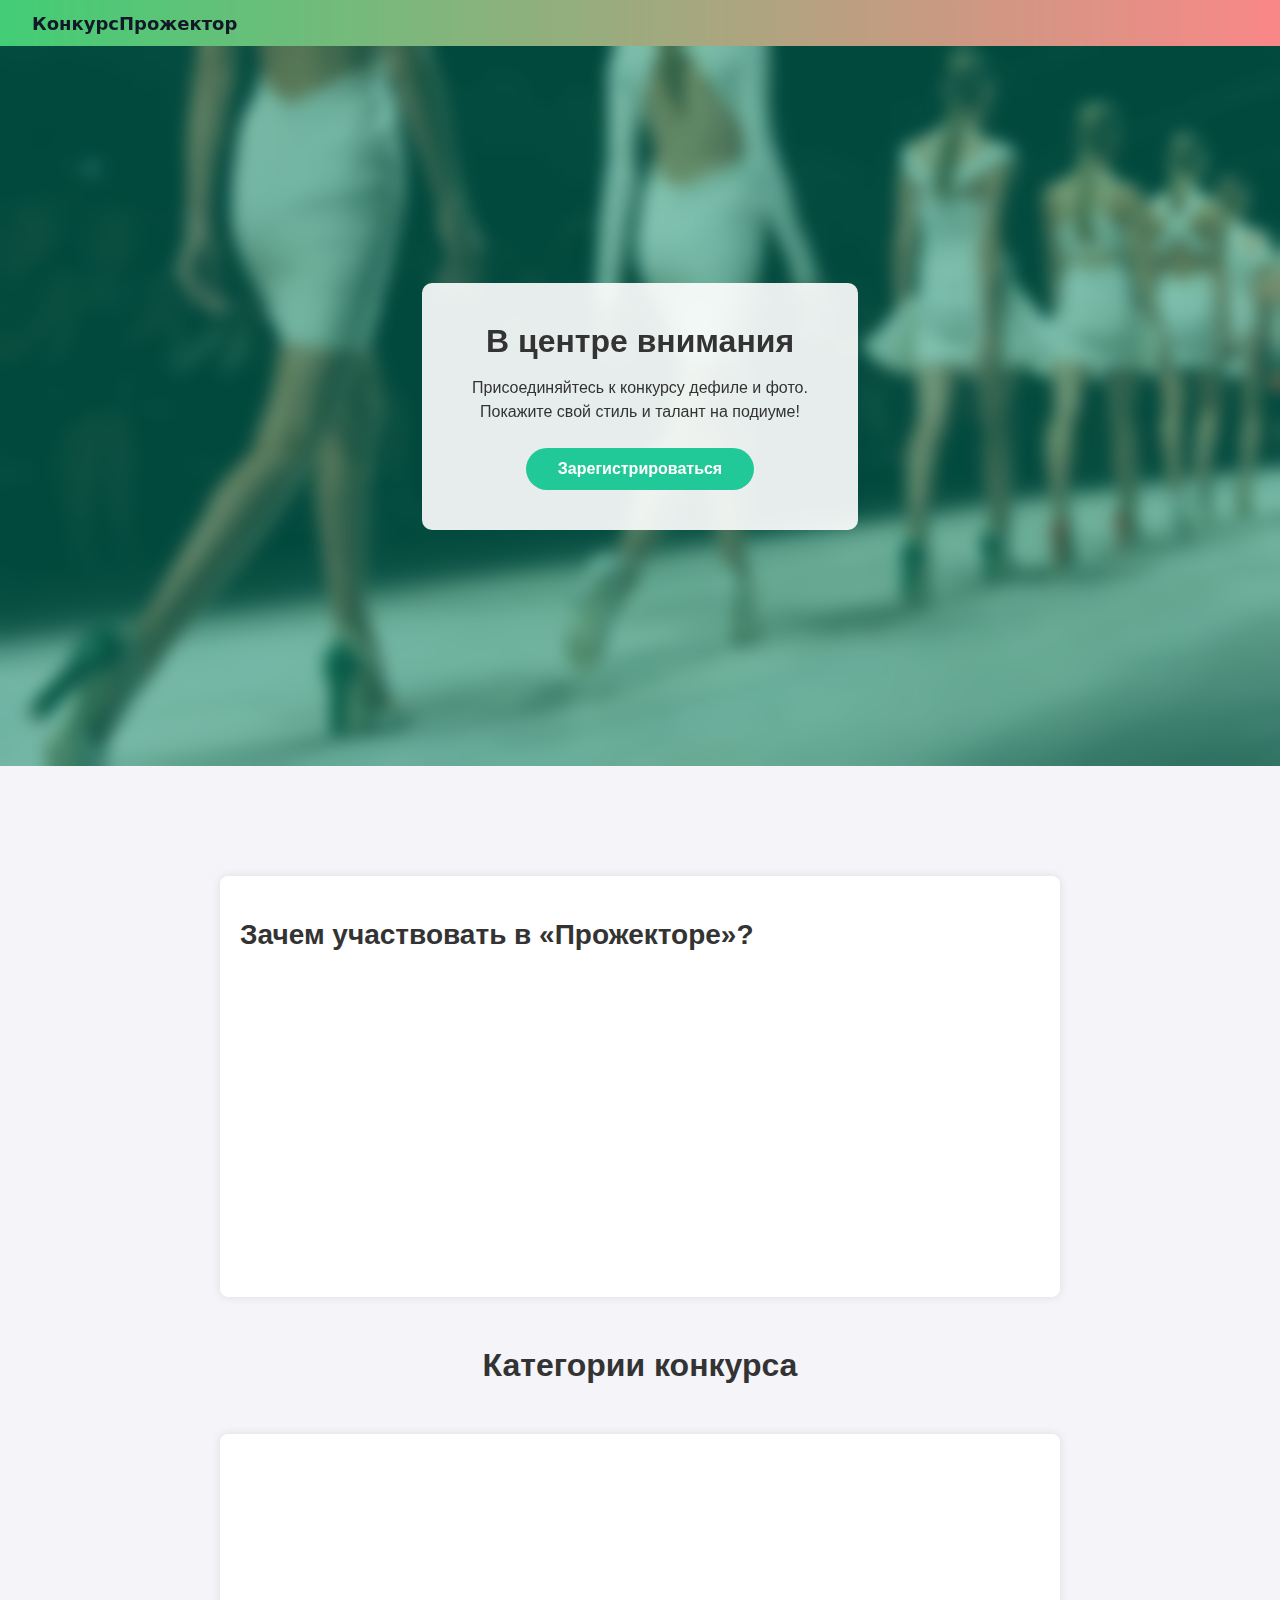
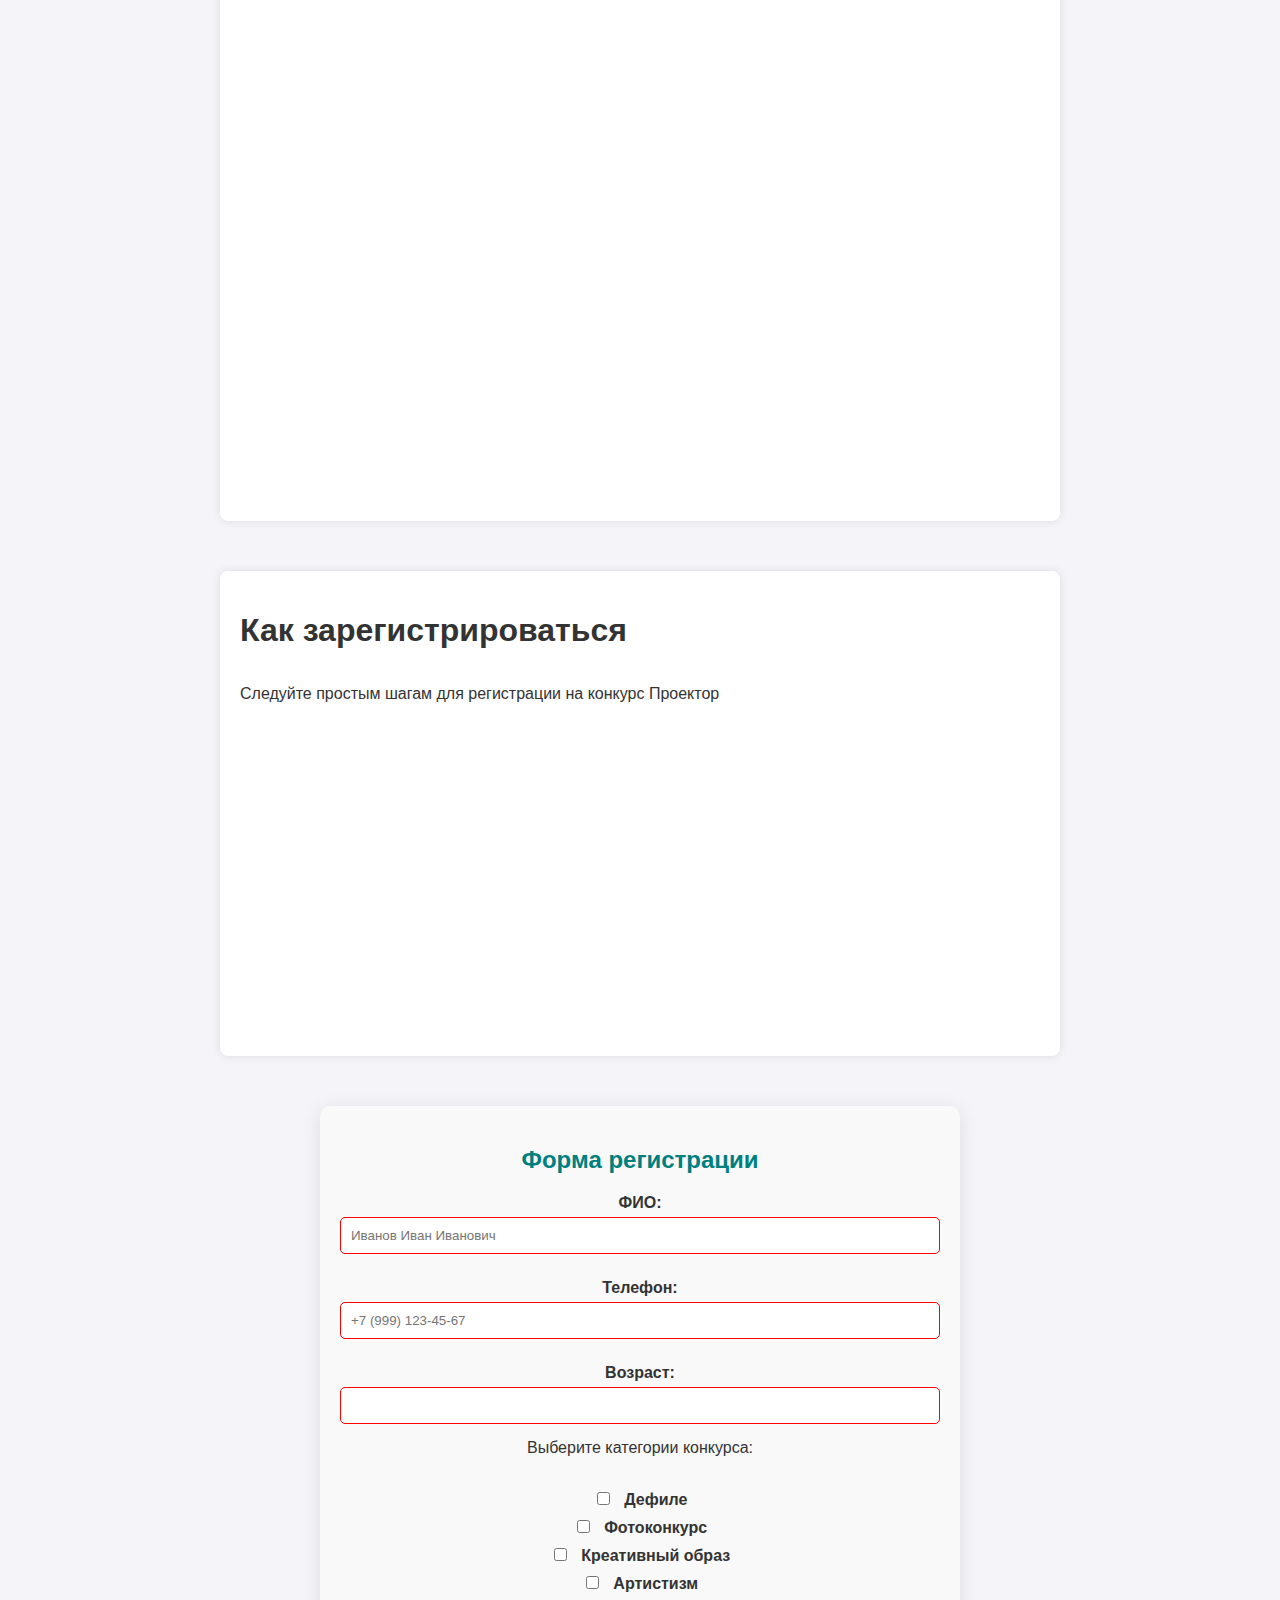
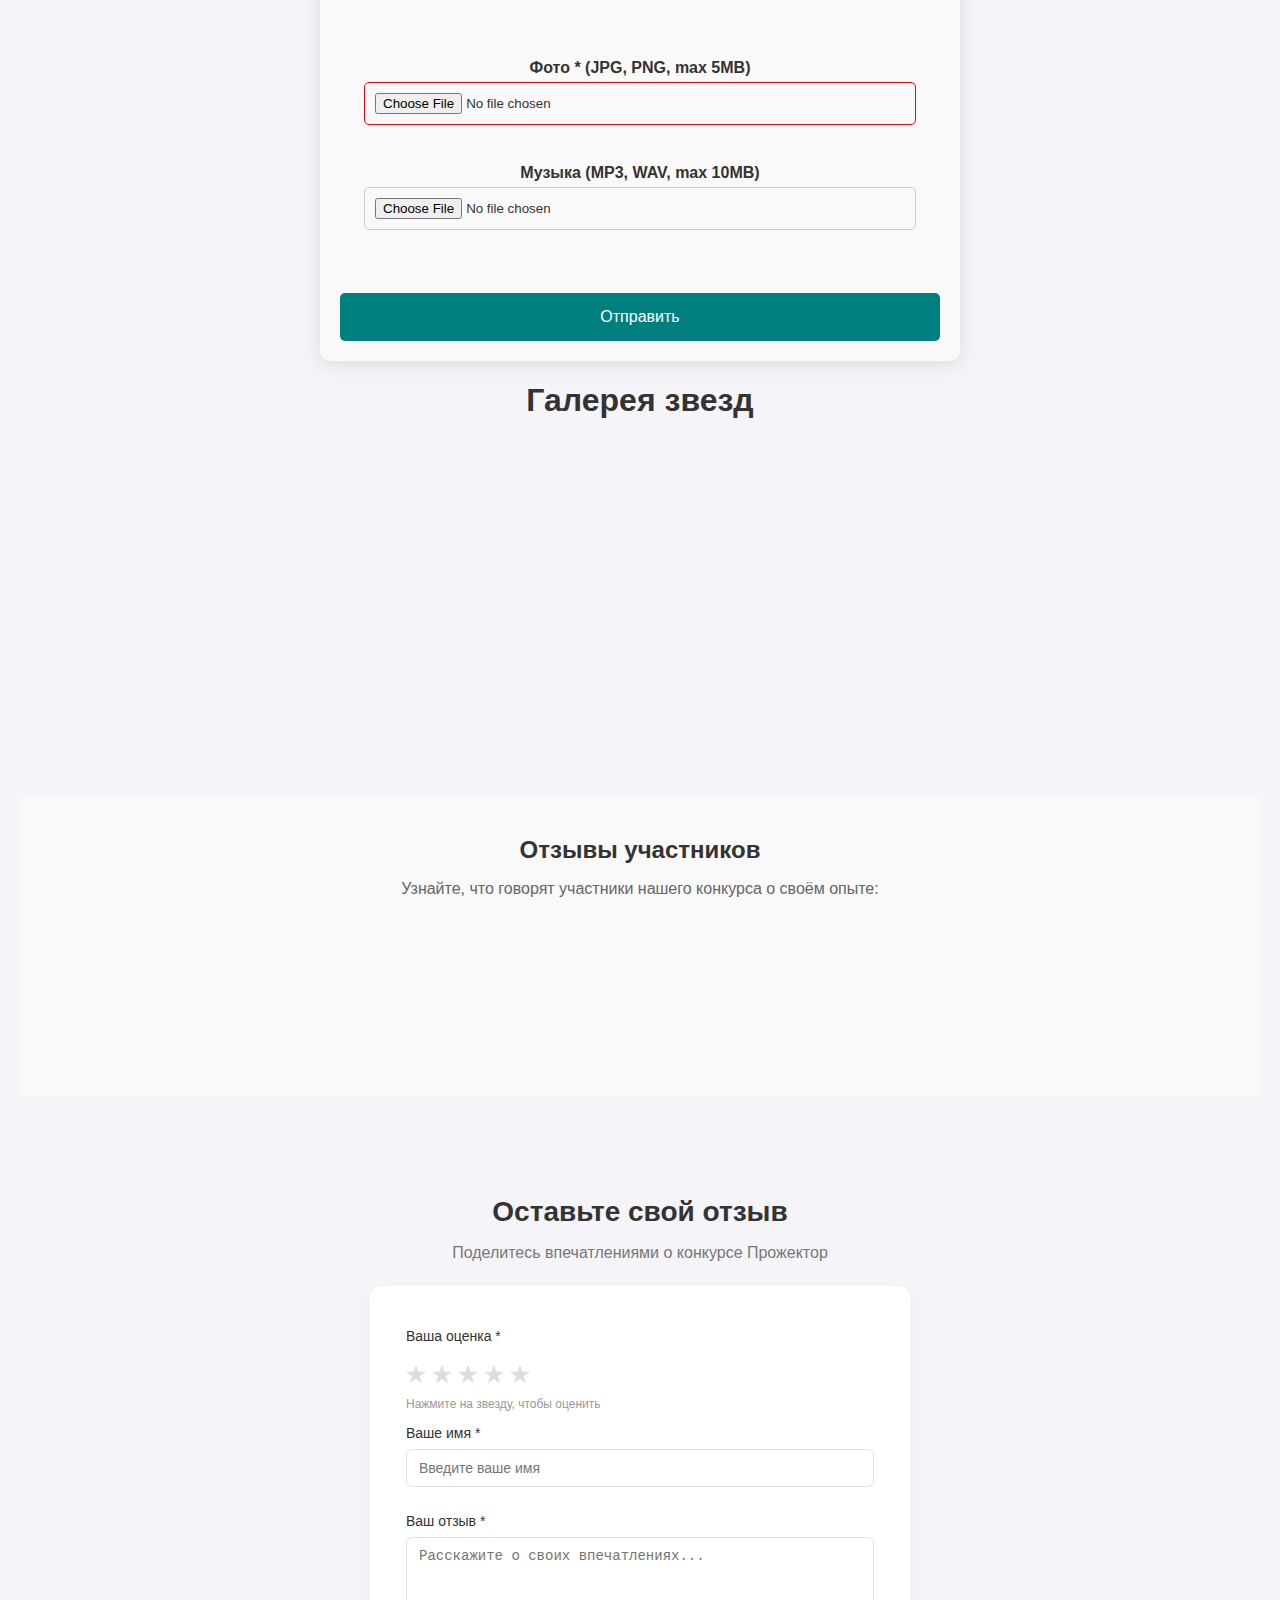
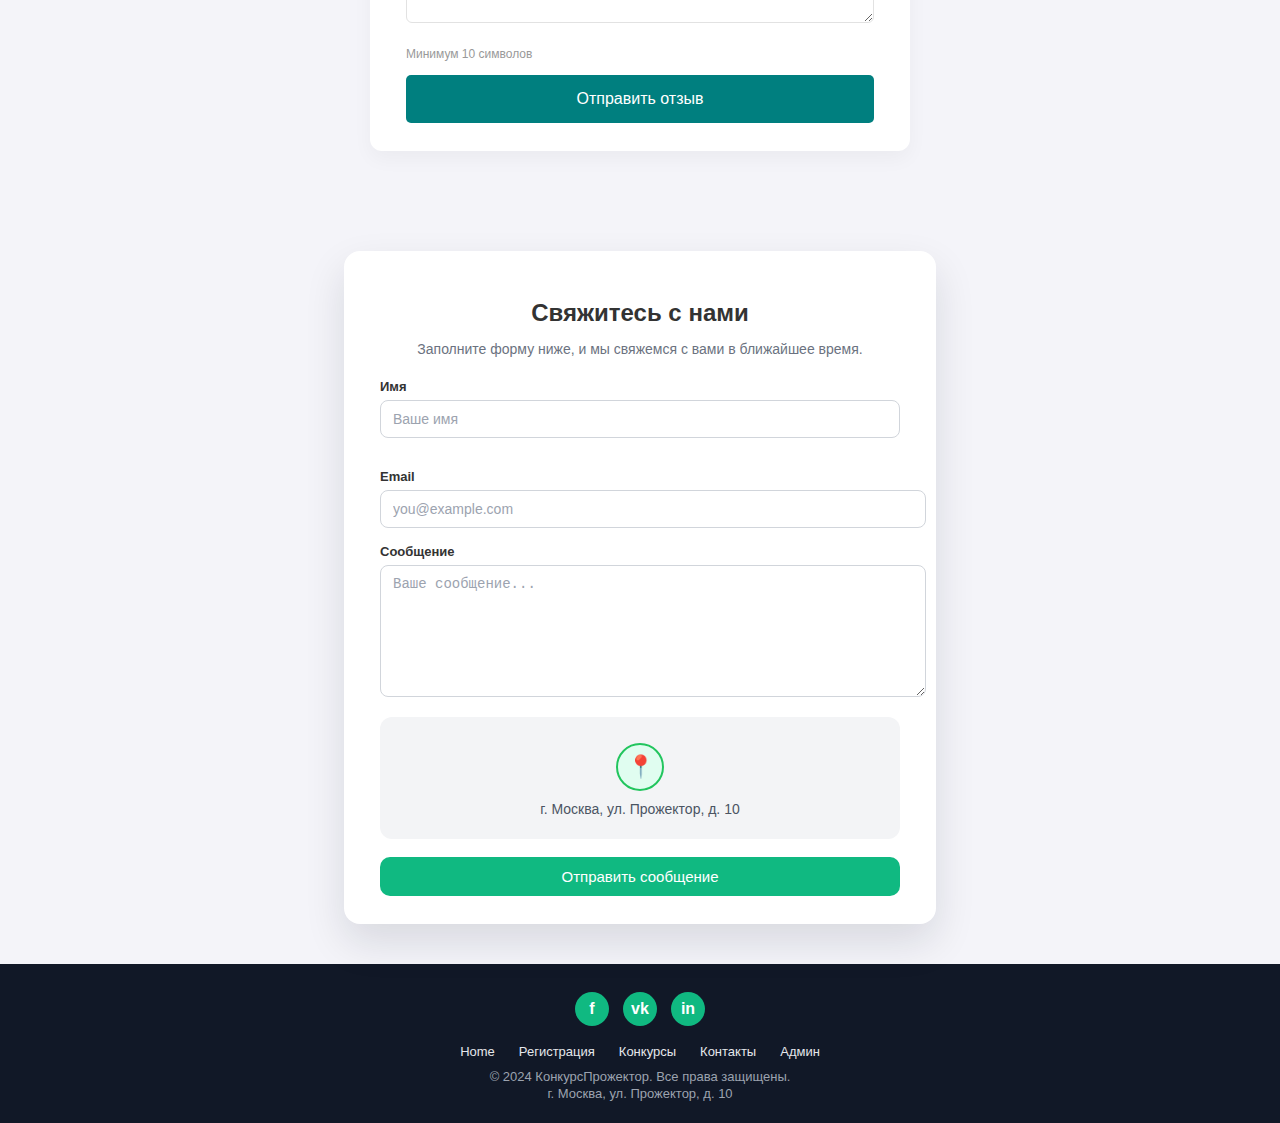
<file: POP/index.html>
<!DOCTYPE html>
<html lang="ru">
<head>
    <meta charset="UTF-8">
    <meta name="viewport" content="width=device-width, initial-scale=1.0">
    <title>Конкурс Прожектор</title>
    <link rel="stylesheet" href="styles.css">
    <script src="index.js" defer></script>
    <link href="https://fonts.googleapis.com/css2?family=Montserrat:wght@600;700&family=Open+Sans&display=swap" rel="stylesheet">
</head>
<body>
<header class="top-header">
  <div class="top-header__title">КонкурсПрожектор</div>
</header>
    <section class="banner">
  <div class="banner__overlay"></div>

  <div class="banner__content">
    <h1 class="banner__title">В центре внимания</h1>
    <p class="banner__text">
      Присоединяйтесь к конкурсу дефиле и фото.<br>
      Покажите свой стиль и талант на подиуме!
    </p>
    <a href="#registration" class="banner__button">Зарегистрироваться</a>
  </div>
</section>
    <section class="why-section">
  <div class="container">
    <h2 class="why-title">Зачем участвовать в «Прожекторе»?</h2>

    <div class="why-cards">
      <div class="why-card">
        <div class="why-card__icon">
          <!-- Кубок -->
          <svg width="24" height="24" viewBox="0 0 24 24" fill="none">
            <path d="M7 4h10v3a5 5 0 0 1-10 0V4z" stroke="#10B981" stroke-width="1.6" stroke-linecap="round" stroke-linejoin="round"/>
            <path d="M9 4H5v2a4 4 0 0 0 4 4" stroke="#10B981" stroke-width="1.6" stroke-linecap="round" stroke-linejoin="round"/>
            <path d="M15 4h4v2a4 4 0 0 1-4 4" stroke="#10B981" stroke-width="1.6" stroke-linecap="round" stroke-linejoin="round"/>
            <path d="M12 12v3" stroke="#10B981" stroke-width="1.6" stroke-linecap="round"/>
            <path d="M9 19h6" stroke="#10B981" stroke-width="1.6" stroke-linecap="round"/>
            <path d="M9.5 15h5" stroke="#10B981" stroke-width="1.6" stroke-linecap="round"/>
          </svg>
        </div>
        <h3 class="why-card__title">Признание и награды</h3>
        <p class="why-card__text">
          Получите заслуженное признание своего таланта и профессиональные награды от жюри.
        </p>
      </div>

      <div class="why-card">
        <div class="why-card__icon">
          <!-- Камера -->
          <svg width="24" height="24" viewBox="0 0 24 24" fill="none">
            <rect x="3" y="7" width="18" height="12" rx="2" stroke="#10B981" stroke-width="1.6"/>
            <path d="M9 7l1.2-2h3.6L15 7" stroke="#10B981" stroke-width="1.6" stroke-linecap="round" stroke-linejoin="round"/>
            <circle cx="12" cy="13" r="3.5" stroke="#10B981" stroke-width="1.6"/>
            <circle cx="18" cy="9" r="0.9" fill="#10B981"/>
          </svg>
        </div>
        <h3 class="why-card__title">Профессиональная съёмка</h3>
        <p class="why-card__text">
          Работайте с опытными фотографами и получите качественное портфолио для карьеры.
        </p>
      </div>

      <div class="why-card">
        <div class="why-card__icon">
          <!-- Человечек/пользователь -->
          <svg width="24" height="24" viewBox="0 0 24 24" fill="none">
            <circle cx="12" cy="9" r="3" stroke="#10B981" stroke-width="1.6"/>
            <path d="M6.5 18.5a5.5 5.5 0 0 1 11 0" stroke="#10B981" stroke-width="1.6" stroke-linecap="round"/>
          </svg>
        </div>
        <h3 class="why-card__title">Новые возможности</h3>
        <p class="why-card__text">
          Откройте двери к новым проектам, контрактам и сотрудничеству в индустрии моды.
        </p>
      </div>
    </div>
  </div>
        
       <h1>Категории конкурса</h1>
    <div class="container">
        <div class="category">
            <img src="image/1.jpg" alt="Дефиле">
            <div class="title">Дефиле</div>
        </div>
        <div class="category">
            <img src="image/2.webp" alt="Фотоконкурс">
            <div class="title">Фотоконкурс</div>
        </div>
        <div class="category">
            <img src="image/3.webp" alt="Креативный образ">
            <div class="title">Креативный образ</div>
        </div>
        <div class="category">
            <img src="image/4.webp" alt="Артистизм">
            <div class="title">Артистизм</div>
        </div>
    </div> 
       
<div class="container">
    <h1>Как зарегистрироваться</h1>
    <p>Следуйте простым шагам для регистрации на конкурс Проектор</p>
    
    <div class="step">
        <div class="step-number">1</div>
        <div class="step-content">
            <h2>Заполните форму</h2>
            <p>Укажите ваше ФИО, номер телефона и возраст для регистрации на конкурс.</p>
        </div>
    </div>
    
    <div class="step">
        <div class="step-number">2</div>
        <div class="step-content">
            <h2>Выберите конкурсы</h2>
            <p>Выберите конкурсы, в которых хотите участвовать.</p>
        </div>
    </div>
    
    <div class="step">
        <div class="step-number">3</div>
        <div class="step-content">
            <h2>Загрузите материалы</h2>
            <p>Загрузите необходимые материалы для участия в конкурсе.</p>
        </div>
    </div>
</div>
        
    <section id="registration" class="fade-in-up">
    <h2>Форма регистрации</h2>
    <form id="registration-form" class="registration-form" enctype="multipart/form-data" method="POST" action="register.php">
        <label for="name">ФИО:</label>
        <input type="text" id="full_name" name="full_name" required placeholder="Иванов Иван Иванович">

        <label for="phone">Телефон:</label>
        <input type="tel" id="phone" name="phone" required placeholder="+7 (999) 123-45-67">

        <label for="age">Возраст:</label>
        <input type="number" id="age" name="age" min="16" max="100" required>

        <fieldset class="categories-fieldset">
                <legend>Выберите категории конкурса:</legend>
                <label><input type="checkbox" name="categories[]" value="1"> Дефиле</label>
                <label><input type="checkbox" name="categories[]" value="2"> Фотоконкурс</label>
                <label><input type="checkbox" name="categories[]" value="3"> Креативный образ</label>
                <label><input type="checkbox" name="categories[]" value="4"> Артистизм</label>
            </fieldset>

        <div class="file-upload-group">
                <div class="form-group">
                    <label for="photo">Фото * (JPG, PNG, max 5MB)</label>
                    <input type="file" id="photo" name="photo" accept="image/*" required>
                    <div class="file-preview" id="photo-preview"></div>
                </div>

                <div class="form-group">
                    <label for="music">Музыка (MP3, WAV, max 10MB)</label>
                    <input type="file" id="music" name="music" accept="audio/*">
                    <div class="file-preview" id="music-preview"></div>
                </div>
            </div>
        <button type="submit" class="btn">Отправить</button>
         <div id="form-message"></div>
    </form>
</section>
     
        <div class="gallery-container">
        <h1>Галерея звезд</h1>
        <div class="gallery">
            <img src="image/6.webp" alt="Фотография 1">
            <img src="image/7.jpg" alt="Фотография 2">
            <img src="image/8.webp" alt="Фотография 3">
            <img src="image/9.webp" alt="Фотография 4">
            <img src="image/5.webp" alt="Фотография 5">
            <img src="image/10.jpg" alt="Фотография 6">
        </div>
    </div>
        
       <div class="reviews-container">
    <h2>Отзывы участников</h2>
    <p>Узнайте, что говорят участники нашего конкурса о своём опыте:</p>
    
    <div class="review-cards">
        <div class="review-card">
            <p>«Организация конкурса прошла на высшем уровне! Всё было продумано до мелочей!»</p>
            <span>- Алексей Иванов, Директор компании</span>
        </div>
        <div class="review-card">
            <p>«Большое спасибо за профессионализм и кропотливый подход!»</p>
            <span>- Мария Смирнова, Участник конкурса</span>
        </div>
        <div class="review-card">
            <p>«Необыкновенные эмоции и впечатления! Команда КонкурсПроектов – настоящие профессионалы своего дела.»</p>
            <span>- Екатерина Петрова, Участник конкурса</span>
        </div>
    </div>
</div>

        
</section>
<div class="review-wrapper">
  <h2>Оставьте свой отзыв</h2>
  <p class="subtitle">Поделитесь впечатлениями о конкурсе Прожектор</p>

  <form class="review-form" id="review-form">
    <label class="field-label">Ваша оценка *</label>
    <div class="stars">
      <input type="radio" id="star5" name="rating" value="5" required>
      <label for="star5">★</label>
      <input type="radio" id="star4" name="rating" value="4">
      <label for="star4">★</label>
      <input type="radio" id="star3" name="rating" value="3">
      <label for="star3">★</label>
      <input type="radio" id="star2" name="rating" value="2">
      <label for="star2">★</label>
      <input type="radio" id="star1" name="rating" value="1">
      <label for="star1">★</label>
    </div>
    <p class="hint">Нажмите на звезду, чтобы оценить</p>

    <label class="field-label" for="author_name">Ваше имя *</label>
    <input type="text" id="author_name" name="author_name" required placeholder="Введите ваше имя">

    <label class="field-label" for="review_text">Ваш отзыв *</label>
    <textarea id="review_text" name="review_text" rows="4" required placeholder="Расскажите о своих впечатлениях..." minlength="10"></textarea>
    <p class="hint">Минимум 10 символов</p>

    <button type="submit" class="btn-submit">Отправить отзыв</button>
    <div id="review-message"></div>
  </form>
</div>
<div class="page-wrapper">
  <div class="contact-card">
    <h1>Свяжитесь с нами</h1>
    <p class="subtitle">Заполните форму ниже, и мы свяжемся с вами в ближайшее время.</p>

    <form action="#" method="post">
      <div class="field-group">
        <label for="name">Имя</label>
        <input id="name" name="name" type="text" placeholder="Ваше имя">
      </div>

      <div class="field-group">
        <label for="email">Email</label>
        <input id="email" name="email" type="email" placeholder="you@example.com">
      </div>

      <div class="field-group">
        <label for="message">Сообщение</label>
        <textarea id="message" name="message" placeholder="Ваше сообщение..."></textarea>
      </div>

      <div class="map-block">
        <div class="map-icon">📍</div>
        г. Москва, ул. Прожектор, д. 10
      </div>

      <button type="submit" class="submit-btn">Отправить сообщение</button>
    </form>
  </div>
</div>

<footer>
  <div class="footer-inner">
    <div class="socials">
      <a href="#" aria-label="Facebook">f</a>
      <a href="#" aria-label="VK">vk</a>
      <a href="#" aria-label="Instagram">in</a>
    </div>

    <nav class="footer-menu">
      <a href="#">Home</a>
      <a href="#">Регистрация</a>
      <a href="#">Конкурсы</a>
      <a href="#">Контакты</a>
      <a href="admins/login.php">Админ</a>
    </nav>

    <div class="footer-copy">© 2024 КонкурсПрожектор. Все права защищены.</div>
    <div class="footer-address">г. Москва, ул. Прожектор, д. 10</div>
  </div>
</footer>
</body>
</html>
</file>
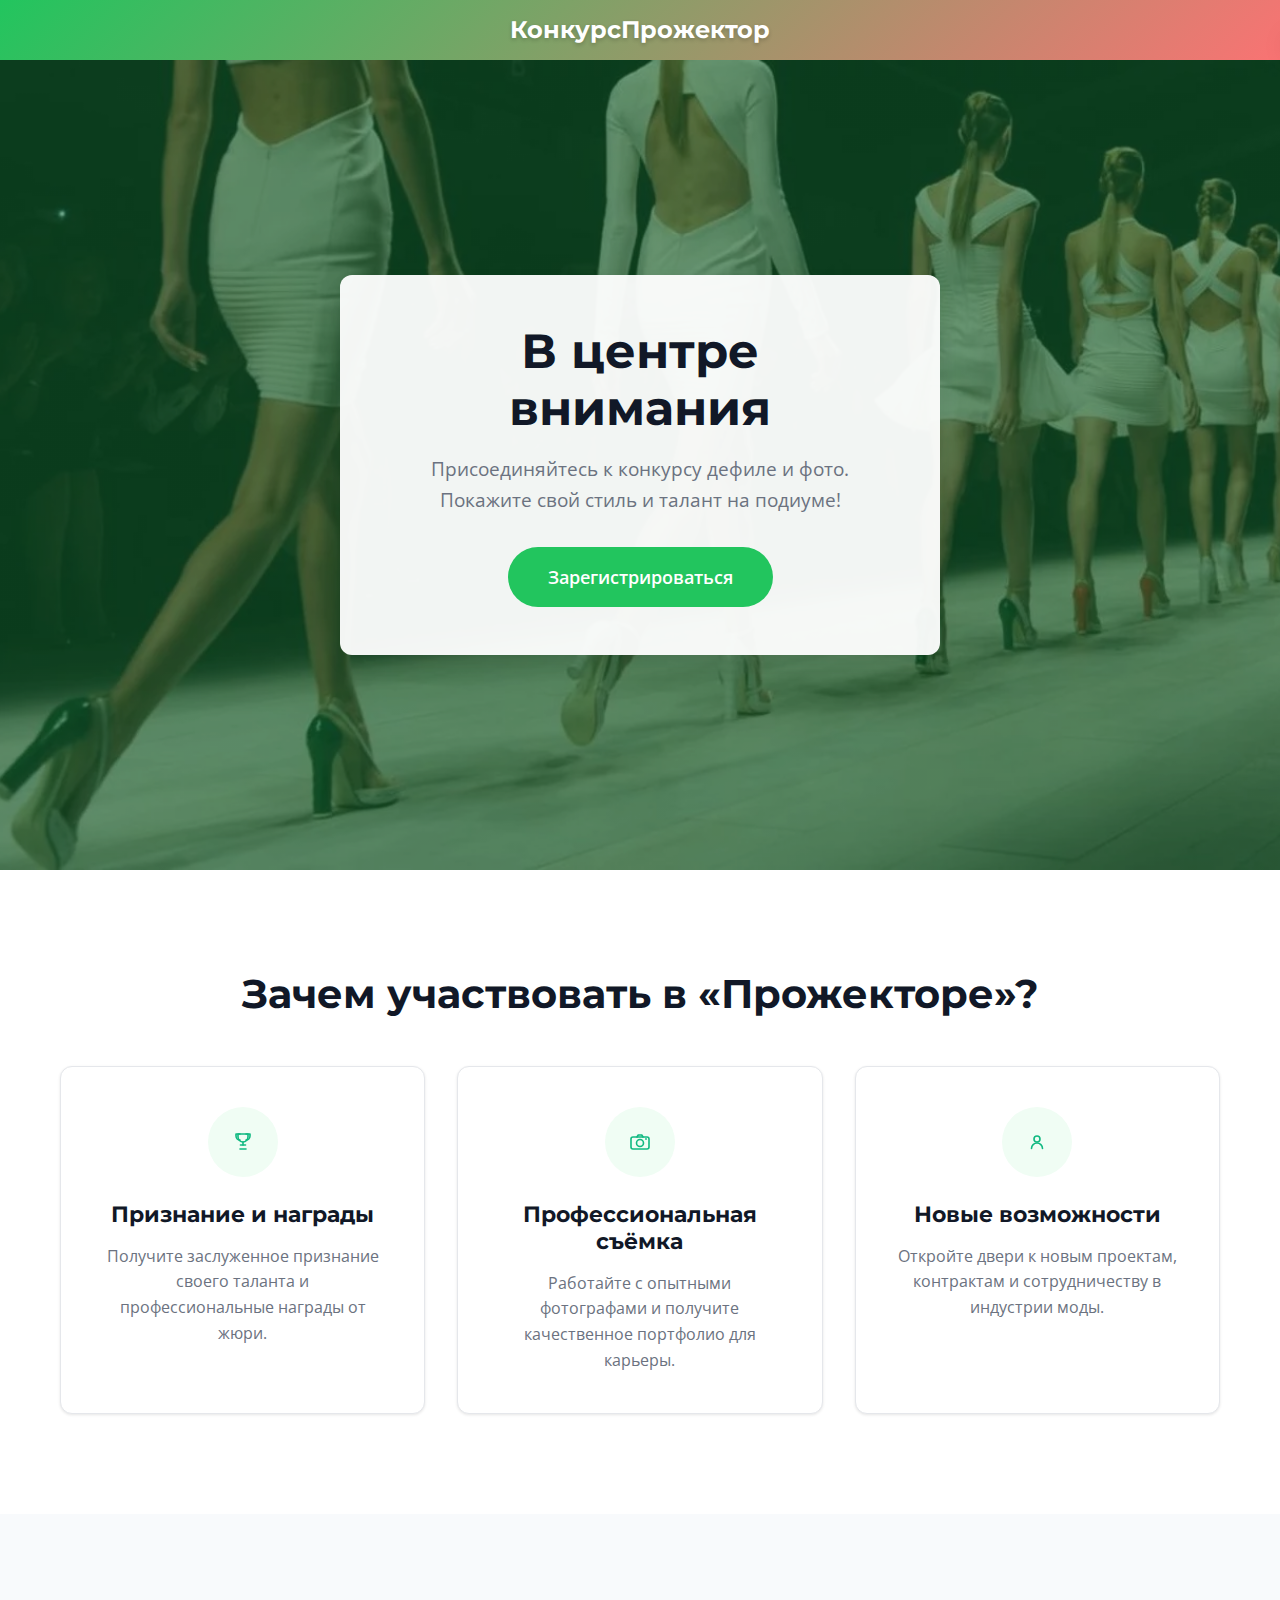
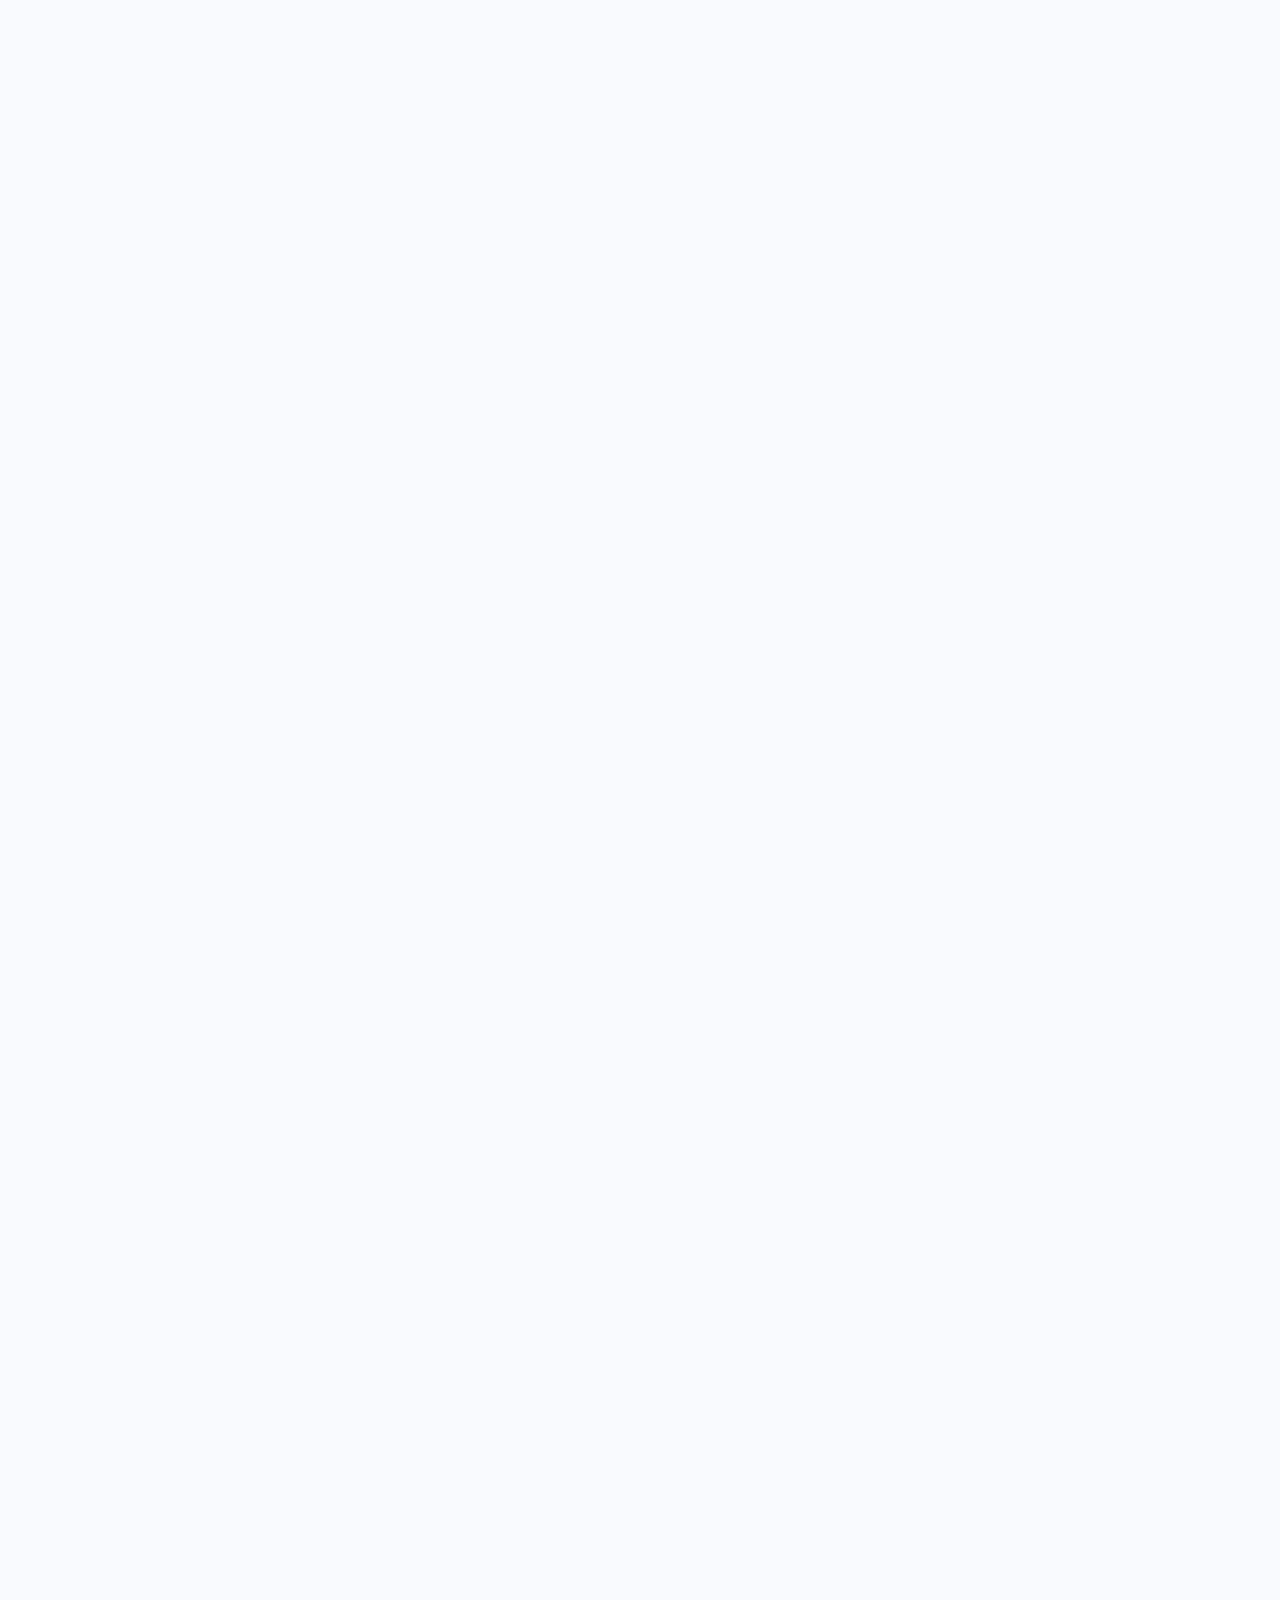
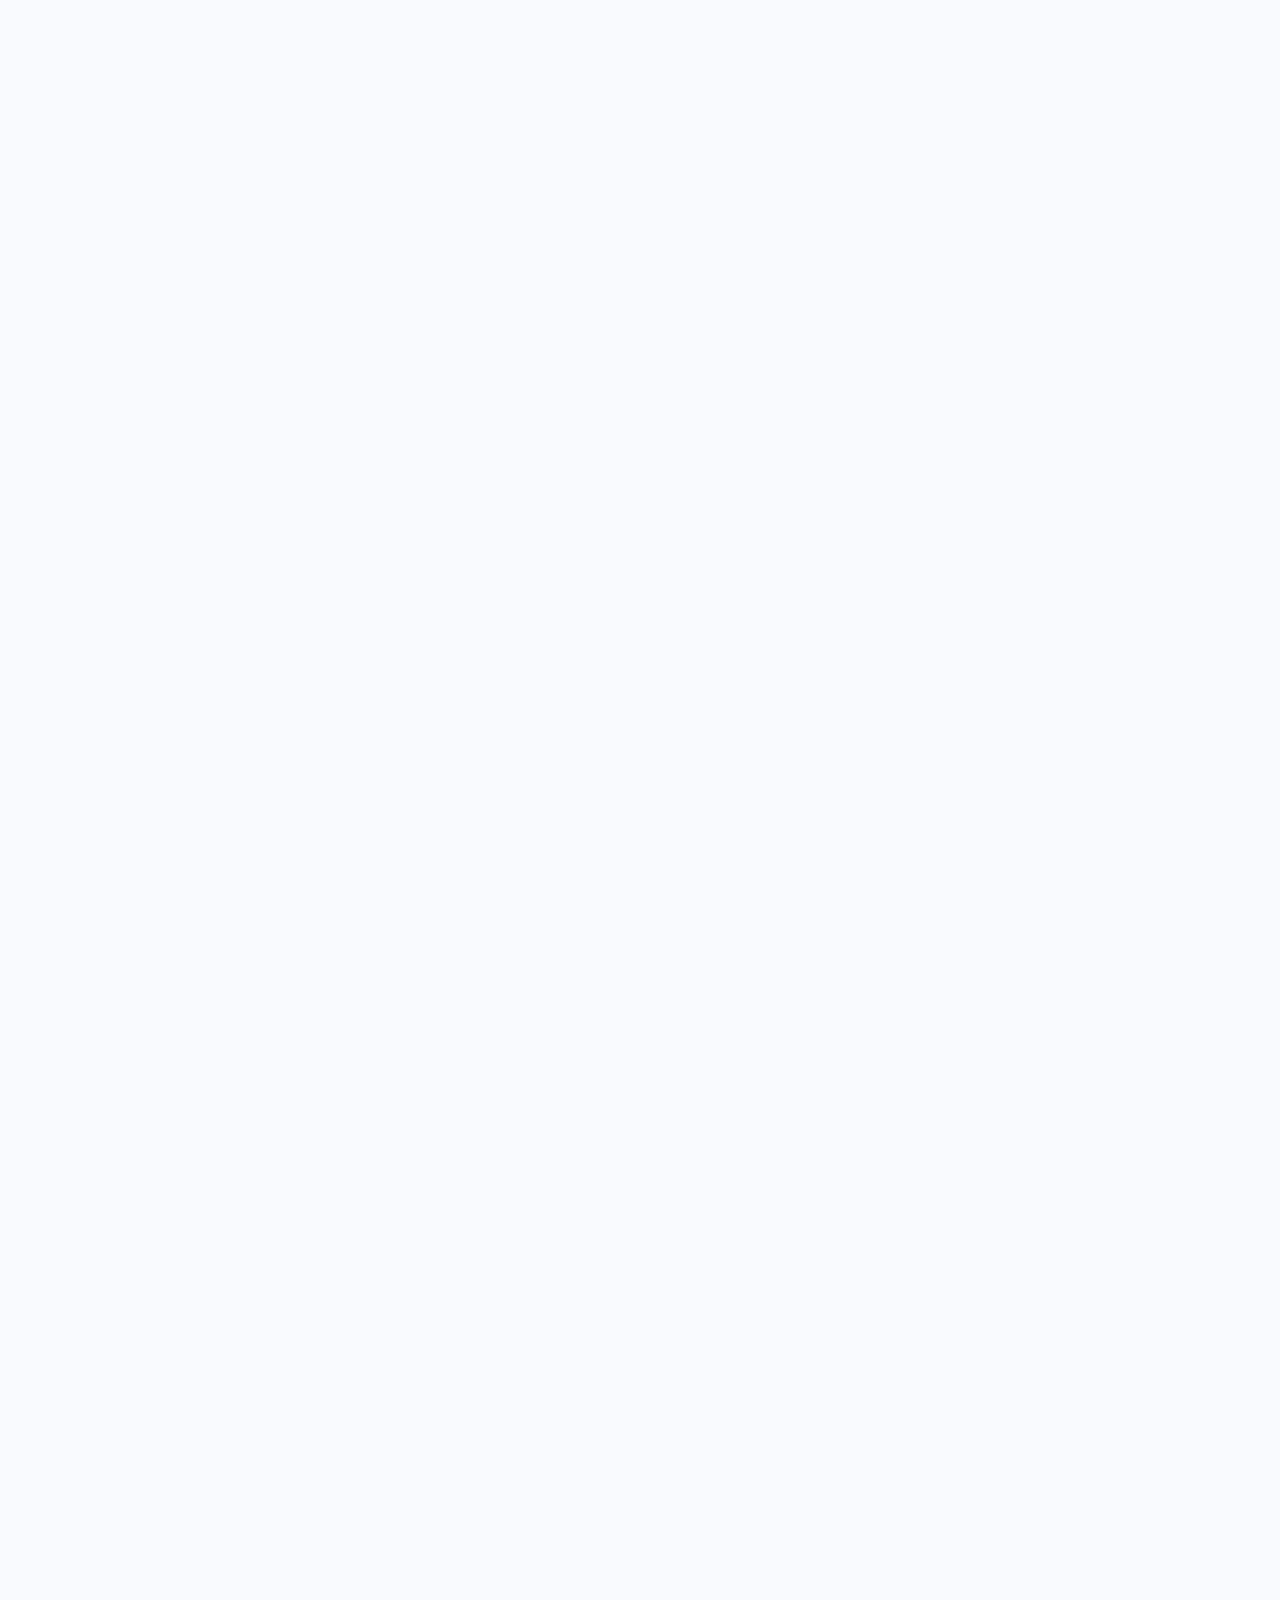
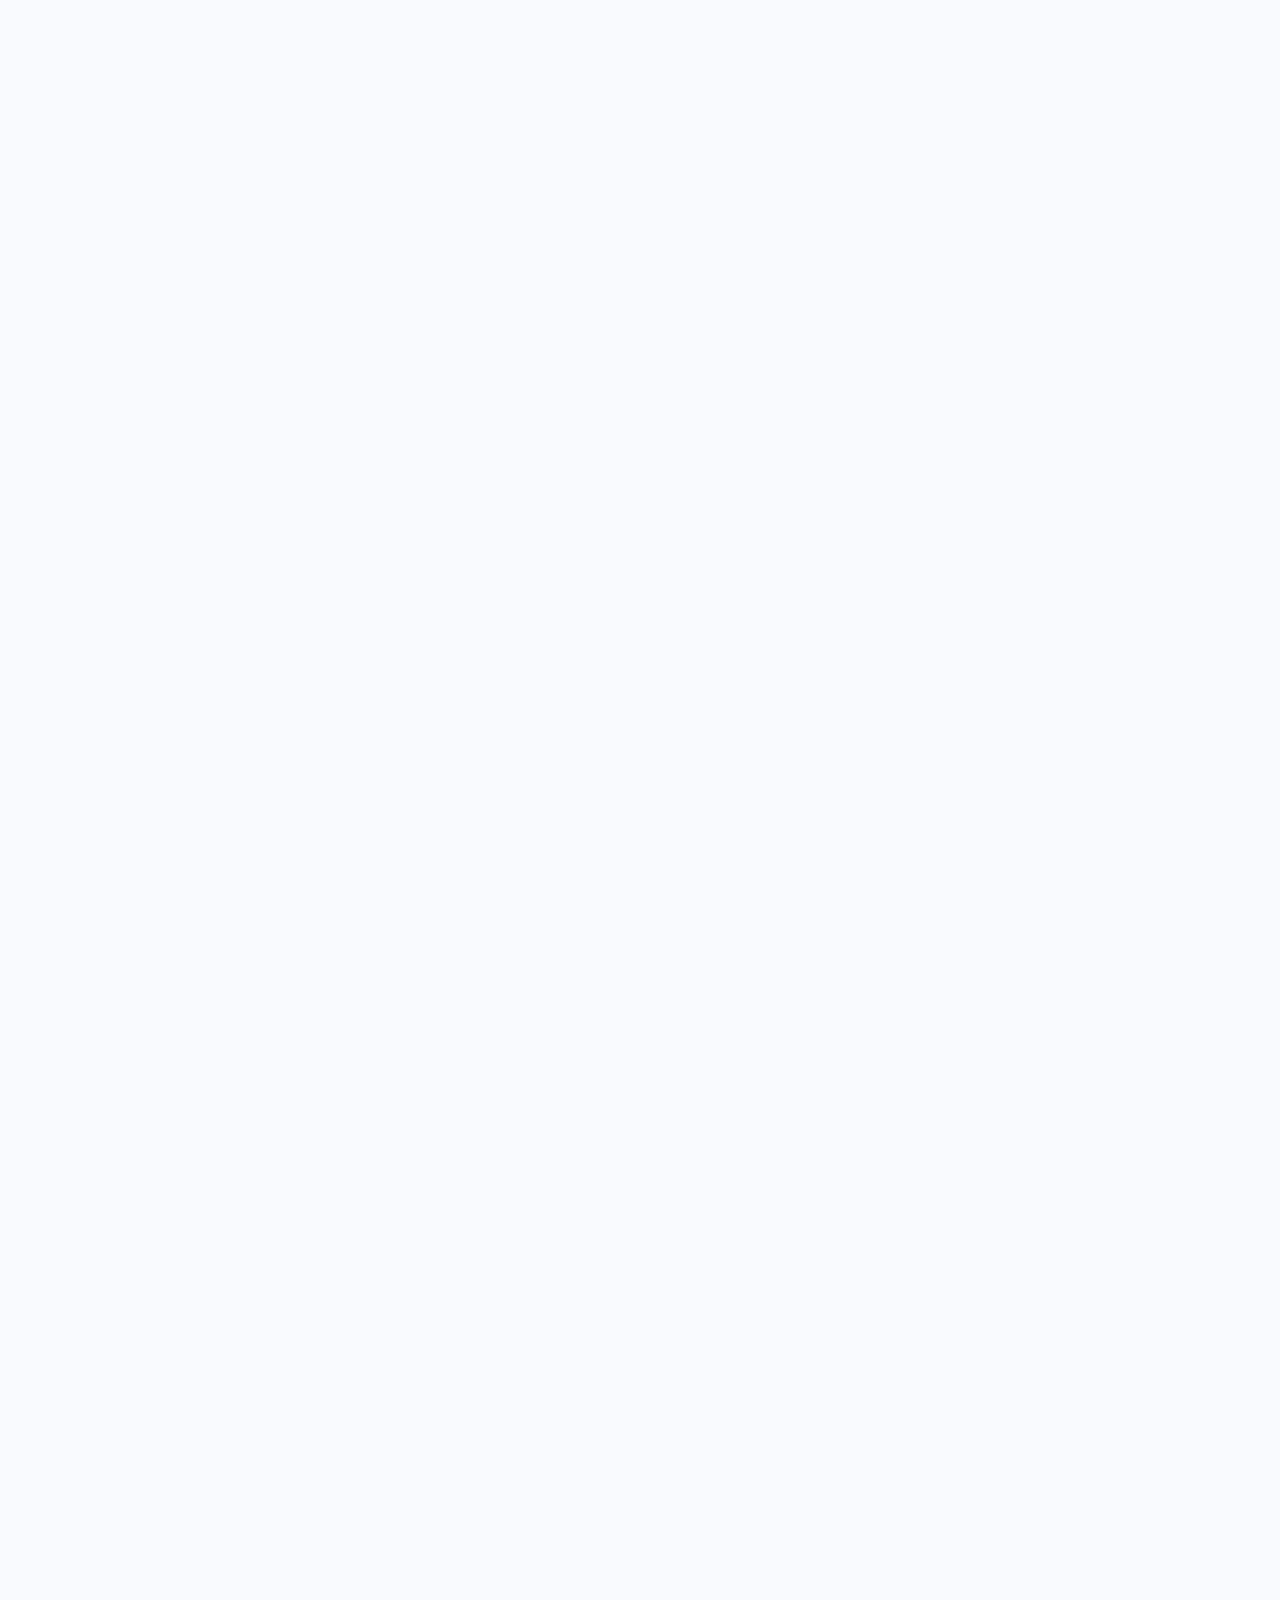
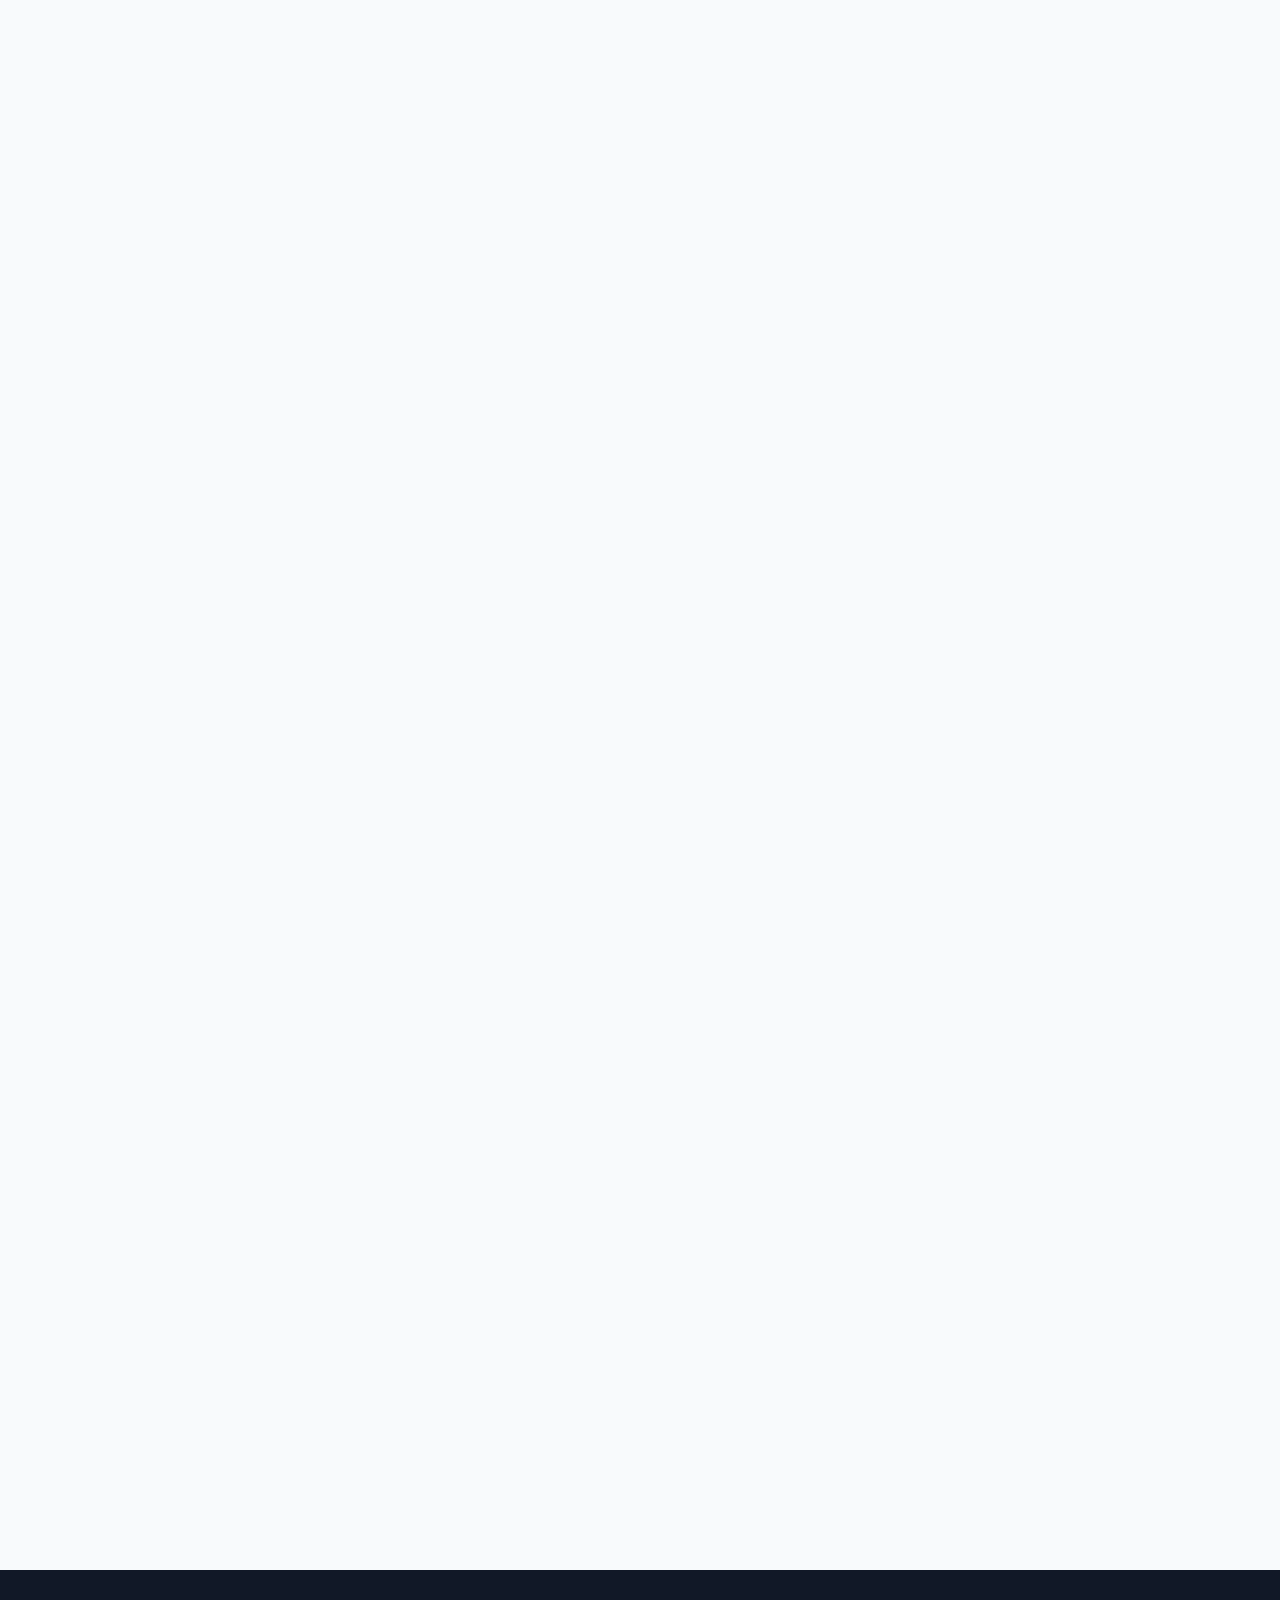
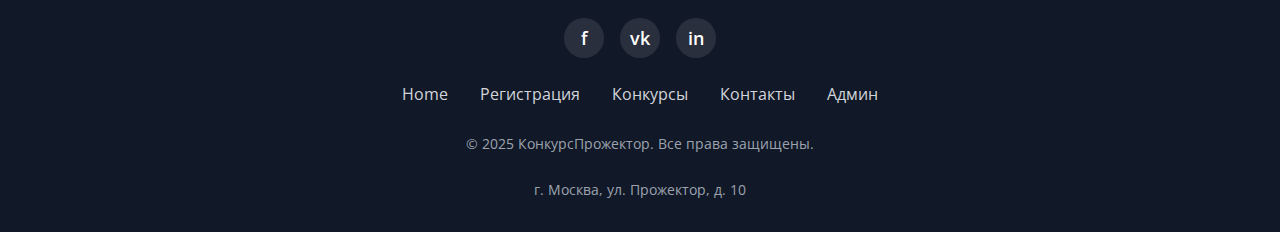
<file: public_html/index.html>
<!DOCTYPE html>
<html lang="ru">
<head>
    <meta charset="UTF-8">
    <meta name="viewport" content="width=device-width, initial-scale=1.0">
    <title>Конкурс Прожектор</title>
    <link rel="stylesheet" href="styles.css">
    <link href="https://fonts.googleapis.com/css2?family=Montserrat:wght@600;700&family=Open+Sans:wght@400;600&display=swap" rel="stylesheet">
    <script src="index.js" defer></script>
</head>
<body>
    <!-- HEADER -->
    <header class="top-header">
        <div class="container">
            <div class="top-header__title">КонкурсПрожектор</div>
        </div>
    </header>

    <!-- BANNER -->
    <section id="banner" class="banner">
        <div class="banner__overlay"></div>
        <div class="container">
            <div class="banner__content">
                <h1 class="banner__title">В центре внимания</h1>
                <p class="banner__text">
                    Присоединяйтесь к конкурсу дефиле и фото.<br>
                    Покажите свой стиль и талант на подиуме!
                </p>
                <a href="#registration" class="banner__button">Зарегистрироваться</a>
                
            </div>
        </div>
    </section>

    <!-- WHY PARTICIPATE -->
    <section class="why-section animate-on-scroll fade-up">
        <div class="container">
            <h2 class="why-title">Зачем участвовать в «Прожекторе»?</h2>
            <div class="why-cards">
                <div class="why-card">
                    <div class="why-card__icon">
                        <svg width="24" height="24" viewBox="0 0 24 24" fill="none">
                            <path d="M7 4h10v3a5 5 0 0 1-10 0V4z" stroke="#10B981" stroke-width="1.6" stroke-linecap="round" stroke-linejoin="round"/>
                            <path d="M9 4H5v2a4 4 0 0 0 4 4" stroke="#10B981" stroke-width="1.6" stroke-linecap="round" stroke-linejoin="round"/>
                            <path d="M15 4h4v2a4 4 0 0 1-4 4" stroke="#10B981" stroke-width="1.6" stroke-linecap="round" stroke-linejoin="round"/>
                            <path d="M12 12v3" stroke="#10B981" stroke-width="1.6" stroke-linecap="round"/>
                            <path d="M9 19h6" stroke="#10B981" stroke-width="1.6" stroke-linecap="round"/>
                            <path d="M9.5 15h5" stroke="#10B981" stroke-width="1.6" stroke-linecap="round"/>
                        </svg>
                    </div>
                    <h3 class="why-card__title">Признание и награды</h3>
                    <p class="why-card__text">Получите заслуженное признание своего таланта и профессиональные награды от жюри.</p>
                </div>
                <div class="why-card">
                    <div class="why-card__icon">
                        <svg width="24" height="24" viewBox="0 0 24 24" fill="none">
                            <rect x="3" y="7" width="18" height="12" rx="2" stroke="#10B981" stroke-width="1.6"/>
                            <path d="M9 7l1.2-2h3.6L15 7" stroke="#10B981" stroke-width="1.6" stroke-linecap="round" stroke-linejoin="round"/>
                            <circle cx="12" cy="13" r="3.5" stroke="#10B981" stroke-width="1.6"/>
                            <circle cx="18" cy="9" r="0.9" fill="#10B981"/>
                        </svg>
                    </div>
                    <h3 class="why-card__title">Профессиональная съёмка</h3>
                    <p class="why-card__text">Работайте с опытными фотографами и получите качественное портфолио для карьеры.</p>
                </div>
                <div class="why-card">
                    <div class="why-card__icon">
                        <svg width="24" height="24" viewBox="0 0 24 24" fill="none">
                            <circle cx="12" cy="9" r="3" stroke="#10B981" stroke-width="1.6"/>
                            <path d="M6.5 18.5a5.5 5.5 0 0 1 11 0" stroke="#10B981" stroke-width="1.6" stroke-linecap="round"/>
                        </svg>
                    </div>
                    <h3 class="why-card__title">Новые возможности</h3>
                    <p class="why-card__text">Откройте двери к новым проектам, контрактам и сотрудничеству в индустрии моды.</p>
                </div>
            </div>
        </div>
    </section>

    <!-- CATEGORIES -->
    <section id="categories" class="categories-section animate-on-scroll">
        <div class="container">
            <h2>Категории конкурса</h2>
            <div class="categories-grid">
                <div class="category animate-on-scroll slide-left" data-category="1">
                    <img src="image/1.jpg" alt="Дефиле" onerror="this.src='https://images.unsplash.com/photo-1539109136881-3be0616acf4b?w=400'">
                    <div class="category-content">
                        <div class="title">Дефиле</div>
                    </div>
                </div>
                <div class="category animate-on-scroll slide-left" data-category="2">
                    <img src="image/2.webp" alt="Фотоконкурс" onerror="this.src='https://images.unsplash.com/photo-1516035069371-29a1b244cc32?w=400'">
                    <div class="category-content">
                        <div class="title">Фотоконкурс</div>
                    </div>
                </div>
                <div class="category animate-on-scroll slide-left" data-category="3">
                    <img src="image/3.webp" alt="Креативный образ" onerror="this.src='https://images.unsplash.com/photo-1490481651871-ab68de25d43d?w=400'">
                    <div class="category-content">
                        <div class="title">Креативный образ</div>
                    </div>
                </div>
                <div class="category animate-on-scroll slide-left" data-category="4">
                    <img src="image/4.webp" alt="Артистизм" onerror="this.src='https://images.unsplash.com/photo-1541532713592-79a0317b6b77?w=400'">
                    <div class="category-content">
                        <div class="title">Артистизм</div>
                    </div>
                </div>
            </div>
        </div>
    </section>

    <!-- REGISTRATION STEPS -->
    <section class="steps-section animate-on-scroll scale-up">
        <div class="container">
            <h2>Как зарегистрироваться</h2>
            <p class="section-subtitle">Следуйте простым шагам для регистрации на конкурс Прожектор</p>
            <div class="steps-container">
                <div class="step">
                    <div class="step-number">1</div>
                    <div class="step-content">
                        <h3>Заполните форму</h3>
                        <p>Укажите ваше ФИО, номер телефона и возраст для регистрации на конкурс.</p>
                    </div>
                </div>
                <div class="step">
                    <div class="step-number">2</div>
                    <div class="step-content">
                        <h3>Выберите конкурсы</h3>
                        <p>Выберите конкурсы, в которых хотите участвовать.</p>
                    </div>
                </div>
                <div class="step">
                    <div class="step-number">3</div>
                    <div class="step-content">
                        <h3>Загрузите материалы</h3>
                        <p>Загрузите необходимые материалы для участия в конкурсе.</p>
                    </div>
                </div>
            </div>
        </div>
    </section>

    <!-- REGISTRATION FORM -->
    <section id="registration" class="registration-section animate-on-scroll fade-up">
        <div class="container">
            <h2>Форма регистрации</h2>
            <form id="registration-form" class="registration-form" enctype="multipart/form-data">
                <div class="form-row">
                    <div class="form-group">
                        <label for="full_name">ФИО *</label>
                        <input type="text" id="full_name" name="full_name" required placeholder="Иванов Иван Иванович">
                    </div>
                    <div class="form-group">
                        <label for="phone">Телефон *</label>
                        <input type="tel" id="phone" name="phone" required placeholder="+7 (999) 123-45-67">
                    </div>
                    <div class="form-group">
                        <label for="age">Возраст *</label>
                        <input type="number" id="age" name="age" min="16" max="100" required placeholder="18">
                    </div>
                </div>

                <fieldset class="categories-fieldset">
                    <legend>Выберите категории конкурса *</legend>
                    <div class="checkbox-grid">
                        <label class="checkbox-label">
                            <input type="checkbox" name="categories[]" value="1">
                            <span class="checkbox-custom"></span>
                            <span>Дефиле</span>
                        </label>
                        <label class="checkbox-label">
                            <input type="checkbox" name="categories[]" value="2">
                            <span class="checkbox-custom"></span>
                            <span>Фотоконкурс</span>
                        </label>
                        <label class="checkbox-label">
                            <input type="checkbox" name="categories[]" value="3">
                            <span class="checkbox-custom"></span>
                            <span>Креативный образ</span>
                        </label>
                        <label class="checkbox-label">
                            <input type="checkbox" name="categories[]" value="4">
                            <span class="checkbox-custom"></span>
                            <span>Артистизм</span>
                        </label>
                    </div>
                    <div class="field-error" id="categories-error" style="display: none;"></div>
                </fieldset>

                <div class="form-row">
                    <div class="form-group">
                        <label for="photo">Фотография *</label>
                        <div class="file-upload">
                            <input type="file" id="photo" name="photo" accept="image/jpeg,image/png" required>
                            <button type="button" class="file-btn" onclick="document.getElementById('photo').click()">
                                Выбрать файл
                            </button>
                            <span class="file-name" id="photo-name">Файл не выбран</span>
                        </div>
                        <div class="form-hint">JPG, PNG, max 5MB</div>
                        <div class="file-preview" id="photo-preview"></div>
                    </div>
                    <div class="form-group">
                        <label for="music">Музыкальное сопровождение</label>
                        <div class="file-upload">
                            <input type="file" id="music" name="music" accept="audio/mpeg,audio/wav">
                            <button type="button" class="file-btn" onclick="document.getElementById('music').click()">
                                Выбрать файл
                            </button>
                            <span class="file-name" id="music-name">Файл не выбран</span>
                        </div>
                        <div class="form-hint">MP3, WAV, max 10MB</div>
                        <div class="file-preview" id="music-preview"></div>
                    </div>
                </div>

                <div class="upload-progress" id="upload-progress" style="display: none;">
                    <div class="progress-bar">
                        <div class="progress-fill"></div>
                    </div>
                    <div class="progress-text">0%</div>
                </div>

                <button type="submit" class="btn btn-submit">
                    <span class="btn-text">Отправить заявку</span>
                    <div class="loading-spinner" style="display: none;"></div>
                </button>
                <div id="form-message"></div>
            </form>
        </div>
    </section>

    <!-- GALLERY -->
    <section class="gallery-section animate-on-scroll">
        <div class="container">
            <h2>Галерея звезд</h2>
            <div class="gallery">
                <div class="gallery-item">
                    <img src="image/6.webp" alt="Участник 1" onerror="this.src='https://images.unsplash.com/photo-1519058082700-08a0b56da9b4?w=400'">
                </div>
                <div class="gallery-item">
                    <img src="image/7.jpg" alt="Участник 2" onerror="this.src='https://images.unsplash.com/photo-1534528741775-53994a69daeb?w=400'">
                </div>
                <div class="gallery-item">
                    <img src="image/8.webp" alt="Участник 3" onerror="this.src='https://images.unsplash.com/photo-1507003211169-0a1dd7228f2d?w=400'">
                </div>
                <div class="gallery-item">
                    <img src="image/9.webp" alt="Участник 4" onerror="this.src='https://images.unsplash.com/photo-1488426862026-3ee34a7d66df?w=400'">
                </div>
                <div class="gallery-item">
                    <img src="image/5.webp" alt="Участник 5" onerror="this.src='https://images.unsplash.com/photo-1531746020798-e6953c6e8e04?w=400'">
                </div>
                <div class="gallery-item">
                    <img src="image/10.jpg" alt="Участник 6" onerror="this.src='https://images.unsplash.com/photo-1494790108755-2616b612b786?w=400'">
                </div>
            </div>
        </div>
    </section>
    <!-- REVIEWS -->
    <section class="reviews-section animate-on-scroll fade-up">
        <div class="container">
            <h2>Отзывы участников</h2>
            <p class="section-subtitle">Узнайте, что говорят участники нашего конкурса о своем опыте:</p>
            <div class="review-cards">
                <div class="review-card">
                    <p class="review-text">"Организация конкурса прошла на высшем уровне! Все было продумано до мелочей!"</p>
                    <div class="review-author">
                        <strong>Алексей Иванов</strong>
                        <span>Директор компании</span>
                    </div>
                </div>
                <div class="review-card">
                    <p class="review-text">"Большое спасибо за профессионализм и кропотливый подход!"</p>
                    <div class="review-author">
                        <strong>Мария Смирнова</strong>
                        <span>Участник конкурса</span>
                    </div>
                </div>
                <div class="review-card">
                    <p class="review-text">"Необыкновенные эмоции и впечатления! Команда КонкурсПроектов – настоящие профессионалы своего дела."</p>
                    <div class="review-author">
                        <strong>Екатерина Петрова</strong>
                        <span>Участник конкурса</span>
                    </div>
                </div>
            </div>
            <div class="add-review-wrapper">
                <h3>Оставьте свой отзыв</h3>
                <p class="subtitle">Поделитесь впечатлениями о конкурсе Прожектор</p>
                <form class="review-form" id="review-form">
                    <div class="form-group">
                        <label class="field-label">Ваша оценка *</label>
                        <div class="stars">
                            <input type="radio" id="star5" name="rating" value="5" required>
                            <label for="star5" title="5 звезд">★</label>
                            <input type="radio" id="star4" name="rating" value="4">
                            <label for="star4" title="4 звезды">★</label>
                            <input type="radio" id="star3" name="rating" value="3">
                            <label for="star3" title="3 звезды">★</label>
                            <input type="radio" id="star2" name="rating" value="2">
                            <label for="star2" title="2 звезды">★</label>
                            <input type="radio" id="star1" name="rating" value="1">
                            <label for="star1" title="1 звезда">★</label>
                        </div>
                        <p class="hint">Нажмите на звезду, чтобы оценить</p>
                    </div>
                    <div class="form-group">
                        <label class="field-label" for="author_name">Ваше имя *</label>
                        <input type="text" id="author_name" name="author_name" required placeholder="Введите ваше имя">
                    </div>
                    <div class="form-group">
                        <label class="field-label" for="review_text">Ваш отзыв *</label>
                        <textarea id="review_text" name="review_text" rows="4" required placeholder="Расскажите о своих впечатлениях..."></textarea>
                        <p class="hint">Минимум 10 символов</p>
                    </div>
                    <button type="submit" class="btn btn-review">
                        <span class="btn-text">Отправить отзыв</span>
                        <div class="loading-spinner" style="display: none;"></div>
                    </button>
                    <div id="review-message"></div>
                </form>
            </div>
        </div>
    </section>
<!-- CONTACT -->
    <section id="contact" class="contact-section animate-on-scroll scale-up">
        <div class="container">
            <div class="contact-card">
                <h2>Свяжитесь с нами</h2>
                <p class="subtitle">Заполните форму ниже, и мы свяжемся с вами в ближайшее время.</p>
                <form id="feedback-form">
                    <div class="form-row">
                        <div class="form-group">
                            <label for="name">Имя *</label>
                            <input type="text" id="name" name="name" required placeholder="Ваше имя">
                        </div>
                        <div class="form-group">
                            <label for="email">Email *</label>
                            <input type="email" id="email" name="email" required placeholder="you@example.com">
                        </div>
                    </div>
                    <div class="form-group">
                        <label for="message">Сообщение *</label>
                        <textarea id="message" name="message" rows="5" required placeholder="Ваше сообщение..."></textarea>
                    </div>
                    <div class="contact-info">
                        <div class="contact-item">
                            <div class="map-icon">📍</div>
                            <span>г. Москва, ул. Прожектор, д. 10</span>
                        </div>
                    </div>
                    <button type="submit" class="btn btn-contact">
                        <span class="btn-text">Отправить сообщение</span>
                        <div class="loading-spinner" style="display: none;"></div>
                    </button>
                    <div id="feedback-message"></div>
                </form>
            </div>
        </div>
    </section>

    <!-- FOOTER -->
    <footer>
        <div class="container">
            <div class="footer-inner">
                <div class="socials">
                    <a href="#" aria-label="Facebook" class="social-link">f</a>
                    <a href="#" aria-label="VK" class="social-link">vk</a>
                    <a href="#" aria-label="Instagram" class="social-link">in</a>
                </div>
                <nav class="footer-menu">
                    <a href="#banner">Home</a>
                    <a href="#registration">Регистрация</a>
                    <a href="#categories">Конкурсы</a>
                    <a href="#contact">Контакты</a>
                    <a href="admins/login.php">Админ</a>
                </nav>
                <div class="footer-copy">© 2025 КонкурсПрожектор. Все права защищены.</div>
                <div class="footer-address">г. Москва, ул. Прожектор, д. 10</div>
            </div>
        </div>
    </footer>

    <!-- NOTIFICATION -->
    <div id="notification" class="notification"></div>
</body>
</html>
</file>
<file: POP/styles.css>
.top-header {
  margin: 0;                 
  width: 100%;
  height: 46px;
  border-radius: 0;          
  background: linear-gradient(90deg, #22c55e 0%, #f97373 100%);
  display: flex;
  align-items: center;
  justify-content: flex-start;
  position: relative;
  overflow: hidden;
}

.top-header::before {
  content: "";
  position: absolute;
  inset: 0;
  background: rgba(255, 255, 255, 0.15);
  backdrop-filter: blur(2px);
}

.top-header__title {
  position: relative;
  font-family: "Inter", system-ui, sans-serif;
  font-size: 18px;
  font-weight: 600;
  color: #111827;
  margin-left: 32px; 
}

.banner {
  position: relative;
  min-height: 80vh;
  display: flex;
  align-items: center;
  justify-content: center;
  background: url('image/i.webp') center/cover no-repeat;
  overflow: hidden;
}

.banner__overlay {
  position: absolute;
  inset: 0;
  backdrop-filter: blur(8px);
  background: rgba(0, 180, 150, 0.4);
}

.banner__content {
  position: relative;
  max-width: 420px;
  padding: 40px 50px;
  background: rgba(255, 255, 255, 0.9);
  border-radius: 10px;
  text-align: center;
}

.banner__title {
  margin: 0 0 16px;
  font-size: 32px;
  font-weight: 700;
}

.banner__text {
  margin: 0 0 24px;
  font-size: 16px;
  line-height: 1.5;
}

.banner__button {
  display: inline-block;
  padding: 12px 32px;
  border-radius: 999px;
  background: #20c997;
  color: #fff;
  font-weight: 600;
  text-decoration: none;
}
body {
  font-family: system-ui, -apple-system, BlinkMacSystemFont, "Segoe UI", sans-serif;
  margin: 0;
  background-color: #ffffff;
  color: #111827;
}

.why-section {
  padding: 60px 20px;
  text-align: center;
}

.why-title {
  font-size: 28px;
  font-weight: 700;
  margin-bottom: 40px;
}

.container {
  max-width: 1100px;
  margin: 0 auto;
}

.why-cards {
  display: grid;
  grid-template-columns: repeat(3, minmax(0, 1fr));
  gap: 24px;
}

.why-card {
  background-color: #ffffff;
  border-radius: 16px;
  padding: 32px 24px;
  box-shadow: 0 8px 24px rgba(15, 23, 42, 0.06);
  border: 1px solid #e5e7eb;
  display: flex;
  flex-direction: column;
  align-items: center;
}

.why-card__icon {
  width: 48px;
  height: 48px;
  border-radius: 999px;
  background-color: #e0f7f0;
  display: flex;
  align-items: center;
  justify-content: center;
  margin-bottom: 16px;
}

.why-card__icon svg {
  display: block;
}

.why-card__title {
  font-size: 18px;
  font-weight: 600;
  margin-bottom: 12px;
}

.why-card__text {
  font-size: 14px;
  line-height: 1.5;
  color: #6b7280;
  margin: 0;
}

@media (max-width: 900px) {
  .why-cards {
    grid-template-columns: 1fr;
  }

  .why-card {
    max-width: 420px;
    margin: 0 auto;
  }
}
body {
  font-family: system-ui, -apple-system, BlinkMacSystemFont, "Segoe UI", sans-serif;
  background: #f7f7f7;
}

body {
    font-family: Arial, sans-serif;
    background-color: #f9f9f9;
    text-align: center;
    padding: 50px;
}

body {
    font-family: Arial, sans-serif;
    background-color: #f4f4f9;
    color: #333;
    margin: 0;
    padding: 0;
}

.container {
    max-width: 800px;
    margin: 50px auto;
    padding: 20px;
    background-color: #fff;
    box-shadow: 0 0 10px rgba(0, 0, 0, 0.1);
    border-radius: 8px;
}

h1 {
    font-size: 28px;
    margin-bottom: 20px;
}

p {
    font-size: 16px;
    margin-bottom: 30px;
}

.step {
    display: flex;
    align-items: center;
    margin-bottom: 20px; 
    padding: 15px;
    background-color: #e0f7fa; 
    border-left: 5px solid #0097a7; 
    border-radius: 8px;
}

.step-number {
    width: 50px;
    height: 50px;
    border-radius: 50%;
    background-color: #0097a7;
    color: #fff;
    font-size: 24px;
    font-weight: bold;
    display: flex;
    justify-content: center;
    align-items: center;
    margin-right: 20px;
}

.step-content h2 {
    font-size: 20px;
    margin: 0 0 10px 0; 
}

.step-content p {
    font-size: 16px;
    margin: 0; 
}


.review-wrapper {
  max-width: 540px;
  margin: 40px auto;
  text-align: center;
}

.review-wrapper h2 {
  font-size: 28px;
  margin-bottom: 6px;
}

.review-wrapper .subtitle {
  color: #777;
  margin-bottom: 24px;
}

.review-form {
  background: #fff;
  padding: 32px 36px 28px;
  border-radius: 12px;
  box-shadow: 0 8px 20px rgba(0,0,0,0.04);
  text-align: left;
}

.field-label {
  display: block;
  font-size: 14px;
  margin-bottom: 8px;
  font-weight: 500;
}

h1 {
    text-align: center;
    margin-bottom: 20px;
}

.container {
    display: flex;
    flex-wrap: wrap;
    justify-content: space-between;
}

.category {
    background-color: white;
    border-radius: 8px;
    box-shadow: 0 2px 4px rgba(0, 0, 0, 0.1);
    margin: 10px;
    text-align: center;
    width: calc(48% - 20px);
    overflow: hidden;
}

.category img {
    width: 100%;
    height: auto;
}

.title {
    padding: 10px;
    font-size: 1.2em;
    color: #333;
}

#registration {
    background-color: #f9f9f9;
    padding: 20px;
    margin: 20px auto;
    border-radius: 10px;
    box-shadow: 0 4px 20px rgba(0, 0, 0, 0.1);
    max-width: 600px; /* Максимальная ширина формы */
}

/* Заголовок формы */
#registration h2 {
    color: #007f7f;
    text-align: center;
}

/* Стили для меток */
label {
    display: block;
    margin: 10px 0 5px;
    font-weight: bold;
}

/* Стили для полей ввода */
input[type="text"],
input[type="tel"],
input[type="number"],
input[type="file"] {
    width: 100%;
    padding: 10px;
    border: 1px solid #ccc;
    border-radius: 5px;
    margin-bottom: 15px;
    box-sizing: border-box; /* Учитываем отступы и границы в ширине */
}

/* Стили для кнопки */
.btn {
    display: block;
    width: 100%;
    padding: 15px;
    background-color: #007f7f;
    color: white;
    border: none;
    border-radius: 5px;
    font-size: 16px;
    cursor: pointer;
    transition: background-color 0.3s ease;
}

.btn:hover {
    background-color: #005f5f; /* Темнее при наведении */
}

/* Стили для полей группировки чекбоксов */
fieldset {
    border: 1px solid #007f7f;
    padding: 10px;
    border-radius: 5px;
}

/* Стили для чекбоксов */
input[type="checkbox"] {
    margin-right: 10px;
}

/* Стили для формы при ошибке в валидации */
input:invalid {
    border-color: red;
}

.gallery-container {
    max-width: 800px;
    margin: 0 auto;
}

h1 {
    font-size: 2em;
    margin-bottom: 20px;
}

.gallery {
    display: grid;
    grid-template-columns: repeat(3, 1fr);
    gap: 10px;
}

.gallery img {
    width: 100%;
    height: auto;
    border-radius: 8px;
}

.reviews-container {
    text-align: center;
    padding: 20px;
    background-color: #f9f9f9;
}

.reviews-container h2 {
    margin-bottom: 10px;
}

.reviews-container p {
    margin-bottom: 20px;
    color: #666;
}

.reviews-container .review-cards {
    display: flex;
    flex-wrap: wrap;
    justify-content: center;
    gap: 15px;
}

.review-card {
    display: inline-block;
    margin: 0;
    padding: 20px;
    border-radius: 10px;
    box-shadow: 0 4px 10px rgba(0, 0, 0, 0.1);
    width: 300px;
    background-color: #ffffff; /* Базовый цвет для всех */
}

.review-card:nth-of-type(1) {
    background-color: #ebfffa; 
}

.review-card:nth-of-type(2) {
    background-color: #ffebf8;
}

.review-card:nth-of-type(3) {
    background-color: #e5e5e5;
}

.review-card p {
    font-style: italic;
    margin: 0 0 10px 0;
}

.review-card span {
    display: block;
    font-weight: bold;
    color: #555;
}



.stars {
  display: flex;
  gap: 6px;
  margin-bottom: 4px;
}

.stars input {
  display: none;
}

.stars label {
  font-size: 22px;
  cursor: pointer;
  color: #ddd;
  transition: color 0.2s;
}

/* Подсветка выбранных звёзд */
.stars input:checked ~ label {
  color: #ddd;
}
.stars input#star1:checked ~ label[for="star1"],
.stars input#star2:checked ~ label[for="star1"],
.stars input#star2:checked ~ label[for="star2"],
.stars input#star3:checked ~ label[for="star1"],
.stars input#star3:checked ~ label[for="star2"],
.stars input#star3:checked ~ label[for="star3"],
.stars input#star4:checked ~ label[for="star1"],
.stars input#star4:checked ~ label[for="star2"],
.stars input#star4:checked ~ label[for="star3"],
.stars input#star4:checked ~ label[for="star4"],
.stars input#star5:checked ~ label {
  color: #ff5a7b;
}

.hint {
  font-size: 12px;
  color: #999;
  margin: 4px 0 14px;
}

.review-form input[type="text"],
.review-form textarea {
  width: 100%;
  box-sizing: border-box;
  padding: 10px 12px;
  border-radius: 6px;
  border: 1px solid #e2e2e2;
  font-size: 14px;
  margin-bottom: 16px;
  outline: none;
  transition: border-color 0.2s, box-shadow 0.2s;
}

.review-form input[type="text"]:focus,
.review-form textarea:focus {
  border-color: #007f7f;
  box-shadow: 0 0 0 3px rgba(47,209,140,0.15);
}

.btn-submit {
   display: block;
    width: 100%;
    padding: 15px;
    background-color: #007f7f;
    color: white;
    border: none;
    border-radius: 5px;
    font-size: 16px;
    cursor: pointer;
    transition: background-color 0.3s ease;
}

.btn-submit:hover {
  background-color: #005f5f;
}

.btn-submit:active {
  transform: translateY(1px);
}

.page-wrapper {
  flex: 1;
  display: flex;
  justify-content: center;
  align-items: flex-start;
  padding: 60px 15px 40px;
}

.contact-card {
  width: 100%;
  max-width: 520px;
  background: #ffffff;
  border-radius: 16px;
  box-shadow: 0 18px 40px rgba(15, 23, 42, 0.12);
  padding: 32px 36px 28px;
  text-align: left;
}

.contact-card h1 {
  text-align: center;
  font-size: 24px;
  font-weight: 600;
  margin-bottom: 6px;
}

.contact-card p.subtitle {
  text-align: center;
  font-size: 14px;
  color: #6b7280;
  margin-bottom: 22px;
}

.field-group {
  margin-bottom: 16px;
}

.field-group label {
  display: block;
  font-size: 13px;
  margin-bottom: 6px;
}

.field-group input,
.field-group textarea {
  width: 100%;
  border-radius: 8px;
  border: 1px solid #d1d5db;
  padding: 10px 12px;
  font-size: 14px;
  outline: none;
  transition: border-color 0.15s, box-shadow 0.15s;
}

.field-group textarea {
  resize: vertical;
  min-height: 110px;
}

.field-group input::placeholder,
.field-group textarea::placeholder {
  color: #9ca3af;
}

.field-group input:focus,
.field-group textarea:focus {
  border-color: #22c55e;
  box-shadow: 0 0 0 2px rgba(34, 197, 94, 0.18);
}

.map-block {
  margin-top: 10px;
  background: #f3f4f6;
  border-radius: 12px;
  padding: 26px 16px 22px;
  text-align: center;
  color: #4b5563;
  font-size: 14px;
}

.map-icon {
  width: 44px;
  height: 44px;
  border-radius: 999px;
  background: #e0fdf0;
  border: 2px solid #22c55e;
  display: flex;
  align-items: center;
  justify-content: center;
  margin: 0 auto 10px;
  color: #22c55e;
  font-size: 22px;
  font-weight: 600;
}

.submit-btn {
  margin-top: 18px;
  width: 100%;
  border: none;
  border-radius: 10px;
  padding: 11px 0;
  background: #10b981;
  color: #ffffff;
  font-size: 15px;
  font-weight: 500;
  cursor: pointer;
  transition: background 0.15s, transform 0.07s;
}

.submit-btn:hover {
  background: #0ea271;
}

.submit-btn:active {
  transform: translateY(1px);
}

/* Подвал */

footer {
  background: #111827;
  color: #e5e7eb;
  padding: 28px 15px 22px;
}

.footer-inner {
  max-width: 960px;
  margin: 0 auto;
  text-align: center;
  font-size: 13px;
}

.socials {
  display: flex;
  justify-content: center;
  gap: 14px;
  margin-bottom: 18px;
}

.socials a {
  width: 34px;
  height: 34px;
  border-radius: 999px;
  background: #10b981;
  display: flex;
  align-items: center;
  justify-content: center;
  color: #ffffff;
  text-decoration: none;
  font-size: 16px;
  font-weight: 600;
}

.footer-menu {
  display: flex;
  justify-content: center;
  gap: 24px;
  margin-bottom: 10px;
  font-size: 13px;
}

.footer-menu a {
  color: #e5e7eb;
  text-decoration: none;
}

.footer-menu a:hover {
  text-decoration: underline;
}

.footer-copy {
  color: #9ca3af;
  margin-bottom: 2px;
}

.footer-address {
  color: #9ca3af;
}

@media (max-width: 600px) {
  .contact-card {
    padding: 24px 18px 22px;
  }
}

.registration-form {
    max-width: 600px;
    margin: 0 auto;
}

.form-group {
    margin-bottom: 1.5rem;
}

.file-upload-group {
    border: 2px dashed var(--mint-primary);
    padding: 1.5rem;
    border-radius: 12px;
    background: var(--pink-secondary);
}

.file-preview img, .file-preview audio {
    margin-top: 0.5rem;
}

.upload-progress {
    margin: 1rem 0;
    text-align: center;
}

.progress-bar {
    width: 100%;
    height: 8px;
    background: #e5e7eb;
    border-radius: 4px;
    overflow: hidden;
}

.progress-fill {
    height: 100%;
    background: var(--mint-primary);
    width: 0%;
    transition: width 0.3s ease;
}

.success-msg {
    color: #10b981;
    background: #ecfdf5;
    padding: 1rem;
    border-radius: 8px;
    border-left: 4px solid #10b981;
}

.error-msg {
    color: #ef4444;
    background: #fef2f2;
    padding: 1rem;
    border-radius: 8px;
    border-left: 4px solid #ef4444;
}

.categories-fieldset {
    background: var(--bg-white);
    border: 2px solid var(--pink-secondary);
    padding: 1.5rem;
    border-radius: 12px;
}

.categories-fieldset label {
    display: block;
    margin: 0.5rem 0;
    cursor: pointer;
}

.review-rating {
    color: #ffc107;
    font-size: 18px;
    margin-bottom: 10px;
}

.review-card {
    position: relative;
}

.review-card::before {
    content: '"';
    font-size: 60px;
    color: var(--mint-primary);
    position: absolute;
    top: 10px;
    left: 20px;
    opacity: 0.3;
}
</file>
<file: public_html/styles.css>
:root {
    --primary-color: #22c55e;
    --primary-dark: #16a34a;
    --secondary-color: #f97373;
    --accent-color: #0097a7;
    --bg-primary: #f8fafc;
    --bg-secondary: #f1f5f9;
    --bg-white: #ffffff;
    --text-dark: #111827;
    --text-gray: #6b7280;
    --text-light: #9ca3af;
    --border-color: #e5e7eb;
    --success-color: #10b981;
    --error-color: #ef4444;
    --shadow-sm: 0 1px 3px rgba(0,0,0,0.1);
    --shadow-md: 0 4px 6px -1px rgba(0,0,0,0.1);
    --shadow-lg: 0 10px 25px -5px rgba(0,0,0,0.1);
    --border-radius: 12px;
    --border-radius-sm: 8px;
    --transition: all 0.3s ease;
}

* {
    margin: 0;
    padding: 0;
    box-sizing: border-box;
}

html {
    scroll-behavior: smooth;
}

body {
    font-family: 'Open Sans', Arial, sans-serif;
    background: var(--bg-primary);
    color: var(--text-dark);
    line-height: 1.6;
    overflow-x: hidden;
}

.container {
    width: 100%;
    max-width: 1200px;
    margin: 0 auto;
    padding: 0 20px;
}

section {
    padding: 100px 0;
}

h1, h2, h3, h4 {
    font-family: 'Montserrat', sans-serif;
    font-weight: 700;
    line-height: 1.2;
}

h2 {
    font-size: 2.5rem;
    text-align: center;
    margin-bottom: 3rem;
    color: var(--text-dark);
}

h3 {
    font-size: 1.5rem;
    margin-bottom: 0.75rem;
}

.section-subtitle {
    text-align: center;
    color: var(--text-gray);
    margin-bottom: 3rem;
    font-size: 1.1rem;
}

/* HEADER */
.top-header {
    background: linear-gradient(135deg, var(--primary-color), var(--secondary-color));
    height: 60px;
    box-shadow: var(--shadow-md);
}

.top-header .container {
    display: flex;
    align-items: center;
    height: 100%;
    justify-content: center;
}

.top-header__title {
    font-family: 'Montserrat', sans-serif;
    font-size: 1.5rem;
    font-weight: 700;
    color: white;
    text-shadow: 0 2px 4px rgba(0,0,0,0.2);
}

/* BANNER */
.banner {
    position: relative;
    min-height: 90vh;
    display: flex;
    align-items: center;
    justify-content: center;
    background: linear-gradient(rgba(0,0,0,0.4), rgba(0,0,0,0.4)), 
                url('image/i.webp') center/cover no-repeat;
}

.banner__overlay {
    position: absolute;
    inset: 0;
    background: rgba(34, 197, 94, 0.3);
}

.banner .container {
    position: relative;
    z-index: 1;
    display: flex;
    justify-content: center;
    align-items: center;
}

.banner__content {
    max-width: 600px;
    width: 100%;
    padding: 3rem;
    background: rgba(255,255,255,0.95);
    border-radius: var(--border-radius);
    text-align: center;
    box-shadow: var(--shadow-lg);
}

.banner__title {
    font-size: 3rem;
    margin-bottom: 1rem;
    color: var(--text-dark);
}

.banner__text {
    font-size: 1.2rem;
    margin-bottom: 2rem;
    color: var(--text-gray);
}

.banner__button {
    display: inline-block;
    padding: 1rem 2.5rem;
    background: var(--primary-color);
    color: white;
    text-decoration: none;
    border-radius: 50px;
    font-weight: 600;
    font-size: 1.1rem;
    transition: var(--transition);
}

.banner__button:hover {
    background: var(--primary-dark);
    transform: translateY(-2px);
    box-shadow: var(--shadow-md);
}

/* WHY SECTION */
.why-section {
    background: var(--bg-white);
}

.why-title {
    font-size: 2.5rem;
    margin-bottom: 3rem;
}

.why-cards {
    display: grid;
    grid-template-columns: repeat(auto-fit, minmax(300px, 1fr));
    gap: 2rem;
}

.why-card {
    background: var(--bg-white);
    padding: 2.5rem;
    border-radius: var(--border-radius);
    text-align: center;
    box-shadow: var(--shadow-sm);
    border: 1px solid var(--border-color);
    transition: var(--transition);
}

.why-card:hover {
    transform: translateY(-5px);
    box-shadow: var(--shadow-lg);
}

.why-card__icon {
    width: 70px;
    height: 70px;
    background: #f0fdf4;
    border-radius: 50%;
    display: flex;
    align-items: center;
    justify-content: center;
    margin: 0 auto 1.5rem;
}

.why-card__title {
    font-size: 1.4rem;
    margin-bottom: 1rem;
    color: var(--text-dark);
}

.why-card__text {
    color: var(--text-gray);
    line-height: 1.6;
}

/* CATEGORIES */
.categories-section {
    background: var(--bg-primary);
}

.categories-grid {
    display: grid;
    grid-template-columns: repeat(2, minmax(260px, 320px)); /* 2 колонки фикс. ширины */
    gap: 2.5rem;
    margin-top: 3rem;
    justify-content: center;   /* центрируем сетку внутри контейнера */
    justify-items: center;     /* выравниваем сами карточки по центру колонок */
}

.category {
    position: relative;
    width: 100%;
    max-width: 320px;
    height: 280px;
    border-radius: var(--border-radius);
    overflow: hidden;
    box-shadow: var(--shadow-md);
    transition: transform 0.3s ease, box-shadow 0.3s ease;
}

.category img {
    width: 100%;
    height: 100%;
    object-fit: cover;
    transition: transform 0.3s ease; /* как в галерее */
}

.category:hover {
    transform: translateY(-5px);
    box-shadow: var(--shadow-lg);
}

.category:hover img {
    transform: scale(1.05); /* тот же zoom, что и в галерее */
}
.category-content {
    position: absolute;
    bottom: 0;
    left: 0;
    right: 0;
    background: rgba(0,0,0,0.8);
    color: white;
    padding: 1.5rem;
}

.title {
    font-size: 1.3rem;
    font-weight: 600;
    text-align: center;
}

/* STEPS */
.steps-section {
    background: var(--bg-white);
}

.steps-container {
    max-width: 800px;
    margin: 0 auto;
}

.step {
    display: flex;
    align-items: center;
    background: var(--bg-primary);
    padding: 2rem;
    border-radius: var(--border-radius);
    margin-bottom: 1.5rem;
    box-shadow: var(--shadow-sm);
    border-left: 4px solid var(--accent-color);
    transition: var(--transition);
}

.step:hover {
    box-shadow: var(--shadow-md);
}

.step-number {
    width: 60px;
    height: 60px;
    background: var(--accent-color);
    color: white;
    border-radius: 50%;
    display: flex;
    align-items: center;
    justify-content: center;
    font-size: 1.5rem;
    font-weight: bold;
    margin-right: 2rem;
    flex-shrink: 0;
}

.step-content h3 {
    font-size: 1.3rem;
    margin-bottom: 0.5rem;
    color: var(--text-dark);
}

.step-content p {
    color: var(--text-gray);
}

/* REGISTRATION FORM */
.registration-section {
    background: var(--bg-primary);
}

.registration-form {
    max-width: 800px;
    margin: 0 auto;
    background: var(--bg-white);
    padding: 3rem;
    border-radius: var(--border-radius);
    box-shadow: var(--shadow-lg);
}

.form-row {
    display: block;
    margin-bottom: 1.5rem;
}

.form-group {
    margin-bottom: 1.5rem;
    width: 100%;
}

.form-group label {
    display: block;
    margin-bottom: 0.5rem;
    font-weight: 600;
    color: var(--text-dark);
}

.form-group input,
.form-group textarea,
.form-group select {
    width: 100%;
    padding: 0.75rem 1rem;
    border: 2px solid var(--border-color);
    border-radius: var(--border-radius-sm);
    font-size: 1rem;
    font-family: 'Open Sans', sans-serif;
    transition: var(--transition);
}

.form-group input:focus,
.form-group textarea:focus {
    outline: none;
    border-color: var(--primary-color);
    box-shadow: 0 0 0 3px rgba(34, 197, 94, 0.1);
}

.form-hint {
    font-size: 0.85rem;
    color: var(--text-light);
    margin-top: 0.25rem;
}

/* CHECKBOXES */
.categories-fieldset {
    background: var(--bg-primary);
    border: 2px solid var(--border-color);
    padding: 1.5rem;
    border-radius: var(--border-radius-sm);
    margin: 1.5rem 0;
}

.categories-fieldset legend {
    font-weight: 600;
    color: var(--text-dark);
    padding: 0 1rem;
    margin-bottom: 1rem;
}

.checkbox-grid {
    display: grid;
    grid-template-columns: repeat(auto-fit, minmax(200px, 1fr));
    gap: 1rem;
}

.checkbox-label {
    display: flex;
    align-items: center;
    gap: 0.75rem;
    padding: 0.75rem;
    background: white;
    border: 1px solid var(--border-color);
    border-radius: var(--border-radius-sm);
    cursor: pointer;
    transition: var(--transition);
}

.checkbox-label:hover {
    border-color: var(--primary-color);
}

.checkbox-label input[type="checkbox"] {
    display: none;
}

.checkbox-custom {
    width: 20px;
    height: 20px;
    border: 2px solid var(--border-color);
    border-radius: 4px;
    display: flex;
    align-items: center;
    justify-content: center;
    transition: var(--transition);
    flex-shrink: 0;
}

.checkbox-label input[type="checkbox"]:checked + .checkbox-custom {
    background: var(--primary-color);
    border-color: var(--primary-color);
}

.checkbox-label input[type="checkbox"]:checked + .checkbox-custom::after {
    content: '✓';
    color: white;
    font-size: 12px;
    font-weight: bold;
}

/* FILE UPLOAD */
.file-upload {
    display: flex;
    gap: 1rem;
    align-items: center;
    margin-top: 0.5rem;
    flex-direction: column;
    align-items: stretch;
}

.file-upload input[type="file"] {
    display: none;
}

.file-btn {
    padding: 0.75rem 1.5rem;
    background: var(--primary-color);
    color: white;
    border: none;
    border-radius: var(--border-radius-sm);
    cursor: pointer;
    font-weight: 600;
    transition: var(--transition);
    flex: 1;
}

.file-btn:hover {
    background: var(--primary-dark);
}

.file-name {
    color: var(--text-gray);
    font-size: 0.9rem;
    text-align: center;
    padding: 0.75rem;
    background: var(--bg-secondary);
    border-radius: var(--border-radius-sm);
}

.file-preview {
    margin-top: 1rem;
    min-height: 80px;
    border: 2px dashed var(--border-color);
    border-radius: var(--border-radius-sm);
    padding: 1rem;
    display: none;
    width: 100%;
    text-align: center;
}

.file-preview.active {
    display: block;
}

/* PROGRESS BAR */
.upload-progress {
    margin: 1.5rem 0;
}

.progress-bar {
    width: 100%;
    height: 8px;
    background: var(--bg-secondary);
    border-radius: 4px;
    overflow: hidden;
    margin-bottom: 0.5rem;
}

.progress-fill {
    height: 100%;
    background: var(--primary-color);
    width: 0%;
    transition: width 0.3s ease;
}

.progress-text {
    text-align: center;
    font-size: 0.9rem;
    color: var(--text-dark);
}

/* BUTTONS */
.btn {
    padding: 1rem 2rem;
    background: var(--primary-color);
    color: white;
    border: none;
    border-radius: var(--border-radius-sm);
    font-size: 1rem;
    font-weight: 600;
    cursor: pointer;
    transition: var(--transition);
    display: inline-flex;
    align-items: center;
    justify-content: center;
    gap: 0.5rem;
    width: 100%;
}

.btn:hover {
    background: var(--primary-dark);
}

.btn:disabled {
    opacity: 0.7;
    cursor: not-allowed;
}

.btn-submit {
    margin-top: 1.5rem;
}

.loading-spinner {
    width: 18px;
    height: 18px;
    border: 2px solid rgba(255,255,255,0.3);
    border-top-color: white;
    border-radius: 50%;
    animation: spin 1s linear infinite;
}

@keyframes spin {
    to { transform: rotate(360deg); }
}

/* MESSAGES */
#form-message, #review-message, #feedback-message {
    margin-top: 1.5rem;
    padding: 1rem;
    border-radius: var(--border-radius-sm);
}

.success-msg {
    background: #d1fae5;
    color: #065f46;
    border: 1px solid #10b981;
}

.error-msg {
    background: #fee2e2;
    color: #991b1b;
    border: 1px solid var(--error-color);
}

.field-error {
    color: var(--error-color);
    font-size: 0.85rem;
    margin-top: 0.25rem;
}

/* GALLERY */
.gallery-section {
    background: var(--bg-white);
}

.gallery {
    display: grid;
    grid-template-columns: repeat(3, 1fr); /* 3 колонки */
    grid-auto-rows: 250px;                 /* одинаковая высота рядов */
    gap: 1.5rem;
    margin-top: 3rem;
}

.gallery-item {
    border-radius: var(--border-radius);
    overflow: hidden;
    height: 250px;
    box-shadow: var(--shadow-sm);
}

.gallery-item img {
    width: 100%;
    height: 100%;
    object-fit: cover;
    transition: var(--transition);
}

.gallery-item:hover img {
    transform: scale(1.05);
}

/* REVIEWS */
.reviews-section {
    background: var(--bg-primary);
}

.review-cards {
    display: grid;
    grid-template-columns: repeat(auto-fit, minmax(300px, 1fr));
    gap: 2rem;
    margin: 3rem 0;
}

.review-card {
    background: var(--bg-white);
    padding: 2rem;
    border-radius: var(--border-radius);
    box-shadow: var(--shadow-sm);
    border: 1px solid var(--border-color);
}

.review-text {
    font-style: italic;
    line-height: 1.7;
    margin-bottom: 1.5rem;
    color: var(--text-dark);
    font-size: 1.1rem;
}

.review-author {
    display: flex;
    flex-direction: column;
    gap: 0.25rem;
}

.review-author strong {
    color: var(--text-dark);
}

.review-author span {
    color: var(--text-gray);
    font-size: 0.9rem;
}

.add-review-wrapper {
    max-width: 600px;
    margin: 3rem auto 0;
    background: var(--bg-white);
    padding: 2.5rem;
    border-radius: var(--border-radius);
    box-shadow: var(--shadow-sm);
}

.add-review-wrapper h3 {
    text-align: center;
    font-size: 1.8rem;
    margin-bottom: 0.5rem;
}

.add-review-wrapper .subtitle {
    text-align: center;
    color: var(--text-gray);
    margin-bottom: 2rem;
}

/* STARS RATING */
.stars {
    display: flex;
    flex-direction: row-reverse;
    justify-content: center;
    gap: 0.5rem;
    margin: 1rem 0;
}

.stars input {
    display: none;
}

.stars label {
    font-size: 2rem;
    color: #e5e7eb;
    cursor: pointer;
    transition: var(--transition);
    padding: 0.25rem;
    line-height: 1;
}

.stars input:checked ~ label,
.stars label:hover,
.stars label:hover ~ label {
    color: #fbbf24;
}

.hint {
    text-align: center;
    color: var(--text-light);
    font-size: 0.9rem;
    margin-top: 0.5rem;
}

/* CONTACT */
.contact-section {
    background: var(--bg-white);
}

.contact-card {
    max-width: 600px;
    margin: 0 auto;
    background: var(--bg-white);
    padding: 2.5rem;
    border-radius: var(--border-radius);
    box-shadow: var(--shadow-sm);
    border: 1px solid var(--border-color);
}

.contact-card h2 {
    text-align: center;
    margin-bottom: 0.5rem;
}

.contact-card .subtitle {
    text-align: center;
    color: var(--text-gray);
    margin-bottom: 2rem;
}

.contact-info {
    margin: 1.5rem 0;
    text-align: center;
}

.contact-item {
    display: flex;
    align-items: center;
    justify-content: center;
    gap: 0.5rem;
    padding: 1rem;
    background: var(--bg-primary);
    border-radius: var(--border-radius-sm);
}

.map-icon {
    font-size: 1.2rem;
}

/* FOOTER */
footer {
    background: var(--text-dark);
    color: white;
    padding: 3rem 0 2rem;
}

.footer-inner {
    display: flex;
    flex-direction: column;
    align-items: center;
    gap: 1.5rem;
}

.socials {
    display: flex;
    gap: 1rem;
}

.social-link {
    width: 40px;
    height: 40px;
    background: rgba(255,255,255,0.1);
    border-radius: 50%;
    display: flex;
    align-items: center;
    justify-content: center;
    color: white;
    text-decoration: none;
    font-weight: 600;
    font-size: 1.1rem;
}

.social-link:hover {
    background: var(--primary-color);
}

.footer-menu {
    display: flex;
    gap: 2rem;
    flex-wrap: wrap;
    justify-content: center;
}

.footer-menu a {
    color: #d1d5db;
    text-decoration: none;
    transition: var(--transition);
}

.footer-menu a:hover {
    color: white;
}

.footer-copy {
    color: #9ca3af;
    font-size: 0.9rem;
    text-align: center;
}

.footer-address {
    color: #9ca3af;
    font-size: 0.85rem;
    text-align: center;
}

/* NOTIFICATION */
.notification {
    position: fixed;
    top: 20px;
    right: 20px;
    padding: 1rem 1.5rem;
    border-radius: var(--border-radius-sm);
    box-shadow: var(--shadow-lg);
    z-index: 9999;
    max-width: 300px;
    transform: translateX(calc(100% + 20px));
    transition: transform 0.3s ease;
}

.notification.show {
    transform: translateX(0);
}

.notification.success {
    background: #10b981;
    color: white;
}

.notification.error {
    background: #ef4444;
    color: white;
}

/* SCROLL ANIMATIONS */
.animate-on-scroll {
    opacity: 0;
    transform: translateY(50px);
    transition: all 0.8s cubic-bezier(0.25, 0.46, 0.45, 0.94);
}

.animate-on-scroll.visible,
.animate-in {
    opacity: 1;
    transform: translateY(0);
}

@keyframes fadeInUp {
    from { opacity: 0; transform: translateY(30px); }
    to { opacity: 1; transform: translateY(0); }
}

@keyframes fadeUp {
    from { opacity: 0; transform: translateY(50px); }
    to { opacity: 1; transform: translateY(0); }
}

@keyframes slideLeft {
    from { opacity: 0; transform: translateX(50px); }
    to { opacity: 1; transform: translateX(0); }
}

@keyframes scaleUp {
    from { opacity: 0; transform: scale(0.9); }
    to { opacity: 1; transform: scale(1); }
}

@keyframes pulse {
    0%, 100% { opacity: 1; }
    50% { opacity: .5; }
}

.animate-pulse {
    animation: pulse 2s cubic-bezier(0.4, 0, 0.6, 1) infinite;
}

/* RESPONSIVE */
@media (max-width: 992px) {
    .gallery {
        grid-template-columns: repeat(2, 1fr);
    }
}

@media (max-width: 576px) {
    .gallery {
        grid-template-columns: 1fr;
    }
}
@media (max-width: 768px) {
    section {
        padding: 60px 0;
    }
    
    .container {
        padding: 0 15px;
    }
    
    h2 {
        font-size: 2rem;
        margin-bottom: 2rem;
    }
    
    .banner {
        min-height: 70vh;
    }
    
    .banner__content {
        padding: 2rem;
        margin: 0 15px;
    }
    
    .banner__title {
        font-size: 2.2rem;
    }
    
    .banner__text {
        font-size: 1.1rem;
    }
    
    .categories-grid {
        grid-template-columns: minmax(260px, 1fr);
    }
    
    .gallery {
        grid-template-columns: repeat(2, 1fr);
    }
    
    .why-cards, .review-cards {
        grid-template-columns: 1fr;
    }
    
    .registration-form, .contact-card, .add-review-wrapper {
        padding: 2rem;
    }
    
    .step {
        flex-direction: column;
        text-align: center;
        padding: 1.5rem;
    }
    
    .step-number {
        margin-right: 0;
        margin-bottom: 1rem;
    }
    
    .footer-menu {
        flex-direction: column;
        align-items: center;
        gap: 1rem;
    }
    
    .file-upload {
        flex-direction: column;
    }
}

@media (max-width: 480px) {
    .banner__title {
        font-size: 1.8rem;
    }
    
    .banner__button {
        padding: 0.75rem 2rem;
        font-size: 1rem;
    }
    
    .gallery {
        grid-template-columns: 1fr;
    }
    
    .registration-form, .contact-card, .add-review-wrapper {
        padding: 1.5rem;
    }
    
    .btn {
        padding: 0.75rem 1.5rem;
        font-size: 0.95rem;
    }
}

/* ACCESSIBILITY */
@media (prefers-reduced-motion: reduce) {
    * {
        animation-duration: 0.01ms !important;
        animation-iteration-count: 1 !important;
        transition-duration: 0.01ms !important;
    }
}
</file>
